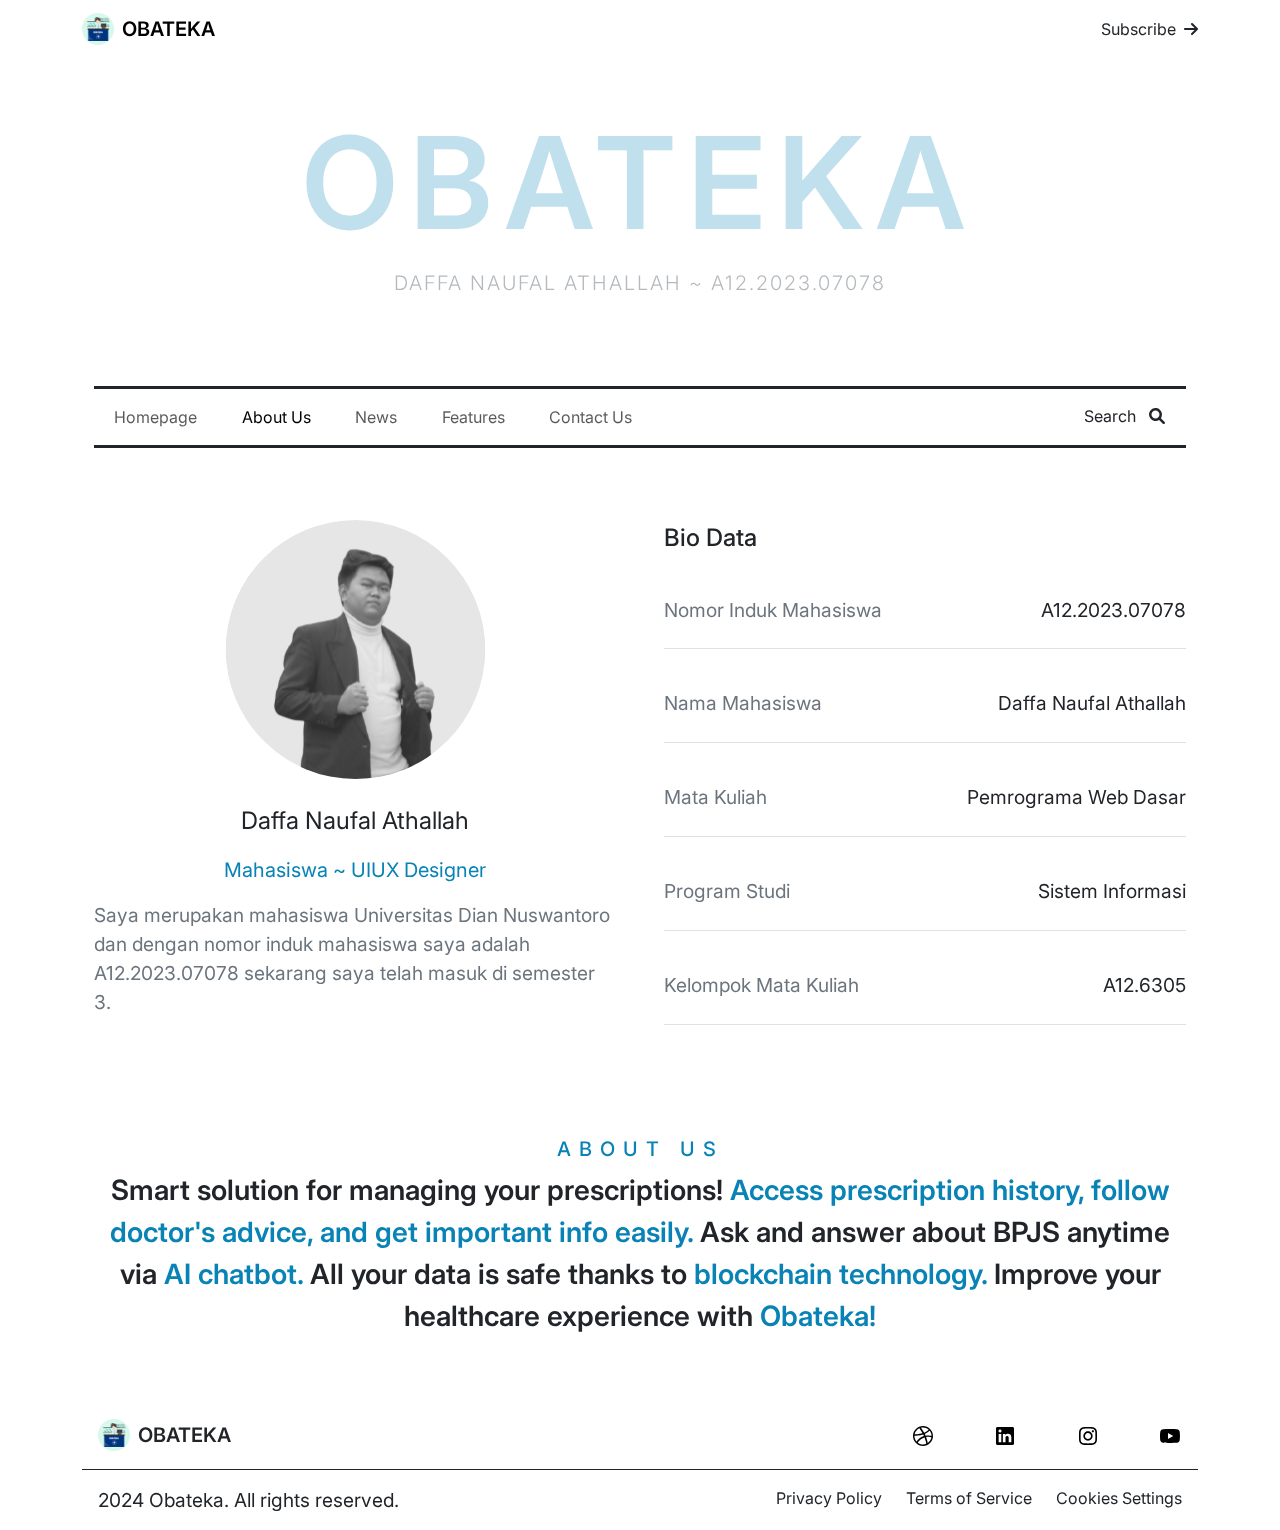
<file: aboutus07078.html>
<!DOCTYPE html>
<html lang="en">
<head>
    <meta charset="UTF-8">
    <meta name="viewport" content="width=device-width, initial-scale=1.0">
    <title>Obateka</title>
    <link rel="stylesheet" href="style.css">
    <link href="https://cdn.jsdelivr.net/npm/bootstrap@5.3.3/dist/css/bootstrap.min.css" rel="stylesheet" integrity="sha384-QWTKZyjpPEjISv5WaRU9OFeRpok6YctnYmDr5pNlyT2bRjXh0JMhjY6hW+ALEwIH" crossorigin="anonymous">
    <link rel="preconnect" href="https://fonts.googleapis.com">
<link rel="preconnect" href="https://fonts.gstatic.com" crossorigin>
<link href="https://fonts.googleapis.com/css2?family=Inter:ital,opsz,wght@0,14..32,100..900;1,14..32,100..900&display=swap" rel="stylesheet">
<link href="https://cdnjs.cloudflare.com/ajax/libs/font-awesome/6.0.0-beta3/css/all.min.css" rel="stylesheet">

</head>
<body>

    <div class="homepage">
        <!-- Header Section -->

    <nav class="navbar bg-transparent">
        <div class="container-md">
          <a class="navbar-brand fw-semibold d-flex align-items-center fs-5" href="homepage.html">
            <img src="img/Frame 1.png" class="pe-2" alt="Logo" width="40">
            OBATEKA
          </a>
          <a href="#" class="text-dark d-flex align-items-center" id="subscribe" style="text-decoration: none;">
            Subscribe
            <i class="fa-solid fa-arrow-right ps-2"></i>
          </a>
        </div>
      </nav>

    <!-- Header Section End -->

    <!-- Name Section -->

    <div class="nameSection d-flex flex-column justify-content-center align-items-center p-5">
      <h1 class="fw-semibold opacity-25 text-center" style="color: #0983B6; font-size: 10vw; letter-spacing: 1vw;">OBATEKA</h1>
      <p class="text-secondary fs-5 fw-light opacity-50 text-center" style="letter-spacing: 2px;">DAFFA NAUFAL ATHALLAH ~ A12.2023.07078</p>
    </div>    

    <!-- Name Section End -->

    <!-- Navigation Bar -->

    <div class="navbarSection container-md p-4">
        
      <nav class="navbar navbar-expand-lg d-flex flex-row bg-transparent border-3 border-top border-bottom border-dark">
          <div class="container-fluid">
              <button class="navbar-toggler" type="button" data-bs-toggle="collapse" data-bs-target="#navbarSupportedContent" aria-controls="navbarSupportedContent" aria-expanded="false" aria-label="Toggle navigation">
                  <span class="navbar-toggler-icon"></span>
                </button>
            <div class="collapse navbar-collapse" id="navbarSupportedContent">
              <ul class="navbar-nav me-auto mb-2 mb-lg-0 w-50 d-flex justify-content-between">
                <li class="nav-item">
                  <a class="nav-link" aria-current="page" href="index.html">Homepage</a>
                </li>
                <li class="nav-item">
                  <a class="nav-link active" href="aboutus07078.html">About Us</a>
                </li>
                <li class="nav-item dropdown">
                  <a class="nav-link" href="news07078.html" role="button"> <!-- Menghapus data-bs-toggle -->
                    News
                  </a>
                  <ul class="dropdown-menu rounded">
                    <li><a class="dropdown-item" href="trendingnews07078.html">Trending News</a></li>
                    <li><a class="dropdown-item" href="latestnews07078.html">Latest News</a></li>
                    <li><a class="dropdown-item" href="weeklyhighlight07078.html">Weekly Highlight</a></li>
                  </ul>
                </li>
                
                <li class="nav-item">
                  <a class="nav-link" href="feature07078.html">Features</a>
                </li>
                <li class="nav-item">
                  <a class="nav-link" href="contactus07078.html">Contact Us</a>
                </li>
              </ul>
              
            </div>
          </div>
          <form class="d-flex align-items-center ms-auto position-absolute top-0 end-0 pt-2" role="search">
            <div class="search-container d-flex align-items-center" id="searchContainer">
              <a href="#" id="searchLink" onclick="toggleSearchField()" class="text-dark me-2 d-flex align-items-center" style="text-decoration: none;">
                Search
                <button id="searchButton" class="btn" type="submit">
                  <i class="fa-solid fa-magnifying-glass"></i>
                </button>
              </a>
          
              <input type="text" id="searchInput" class="form-control me-2 search-input border-0 border-dark rounded-0 border-bottom" placeholder="Type to search..." style="display: none; width: 200px; transition: width 0.3s ease;box-shadow: none;">
            </div>
          </form>  
        </nav>
      </div>
  
      <!-- Navigation Bar End -->

    <!-- Content -->

    <div class="aboutUs d-flex flex-column mt-5 container">
      <div class="row row-cols-1 row-cols-md-2 g-4">
        <div class="col">
          <div class="profileDesc container-fluid d-flex flex-column justify-content-center align-items-center">
            <img src="img/Fotoku.svg" class="img-fluid w-50" alt="">
            <div class="profileText mt-4">
              <p class="text-center fs-4">Daffa Naufal Athallah</p>
              <p class="text-center fs-5" style="color: #0983B6;">Mahasiswa ~ UIUX Designer</p>
              <p class="text-secondary">
                Saya merupakan mahasiswa Universitas Dian Nuswantoro dan dengan nomor induk mahasiswa saya adalah A12.2023.07078 sekarang saya telah masuk di semester 3.
              </p>
            </div>
          </div>
        </div>
      
        <div class="col">
          <div class="profileBio container">
            <p class="fs-4 fw-medium">Bio Data</p>
            
            <p class="border-bottom text-secondary d-flex justify-content-between pt-4 pb-4">Nomor Induk Mahasiswa
              <span class="text-dark">A12.2023.07078</span>
            </p>
            
            <p class="border-bottom text-secondary d-flex justify-content-between pt-4 pb-4">Nama Mahasiswa
              <span class="text-dark">Daffa Naufal Athallah</span>
            </p>
            
            <p class="border-bottom text-secondary d-flex justify-content-between pt-4 pb-4">Mata Kuliah
              <span class="text-dark">Pemrograma Web Dasar</span>
            </p>

            <p class="border-bottom text-secondary d-flex justify-content-between pt-4 pb-4">Program Studi
              <span class="text-dark">Sistem Informasi</span>
            </p>

            <p class="border-bottom text-secondary d-flex justify-content-between pt-4 pb-4">Kelompok Mata Kuliah
              <span class="text-dark">A12.6305</span>
            </p>
          </div>
        </div>
      </div>

      <div class="aboutUs d-flex justify-content-center flex-column container mt-5 pt-5">
        <h5 class="fw-medium fs-5 text-center " style="color: #0983B6;letter-spacing: 8px;">ABOUT US</h5>
        <p class="fw-semibold fs-3 text-center">Smart solution for managing your prescriptions! <span style="color: #0983B6;"> Access prescription history, follow doctor's advice, and get important info easily.</span> Ask and answer about BPJS anytime via <span style="color: #0983B6;">AI chatbot.</span> All your data is safe thanks to <span style="color: #0983B6;">blockchain technology.</span> Improve your healthcare experience with <span style="color: #0983B6;">Obateka!</span></p>
    </div>
    </div>  

    <!-- Content End -->

    <!-- Footer Start -->    
     
    <footer class="container">
      <div class="footerTop d-flex flex-column flex-md-row justify-content-between align-items-start mt-5 p-3 border-dark border-bottom w-100">
        <div class=" w-100 d-flex align-items-center justify-content-between">
          <a class="text-dark fw-semibold d-flex align-items-center fs-5 mb-md-0" style="text-decoration: none;" href="#">
            <img src="img/Frame 1.png" class="pe-2" alt="Logo" width="40">
            OBATEKA
          </a>
          <div class="social fs-4 d-flex justify-content-between  w-50 g-5">
            <div class="socialWrapper ms-auto w-50 d-flex justify-content-between">
              <a href="https://dribbble.com/daffanaufal" target="_blank" class="text-dark" style="text-decoration: none;">
                <img src="img/dribbble.svg" alt="">
              </a>
              <a href="https://www.linkedin.com/in/nfldfaa070604/" target="_blank"  class="text-dark" style="text-decoration: none;">
                <img src="img/linkedin.svg" alt="">
              </a>
              <a href="https://www.instagram.com/nfldfaa_/" target="_blank" class="text-dark" style="text-decoration: none;">
                <img src="img/instagram.svg" alt="">
    
              </a>
              <a href="https://www.youtube.com/@nfldfaa01" target="_blank"  class="text-dark" style="text-decoration: none;">
                <img src="img/youtube.svg" alt="">
              </a>
            </div>
        </div>
        </div>
      </div>
      <div class="footerBottom p-3 d-flex flex-column flex-md-row justify-content-between align-items-start w-100">
        <p class="mb-3 mb-md-0">2024 Obateka. All rights reserved.</p>
        <div class="policyEtc d-flex flex-column flex-md-row gap-4">
          <a class="text-dark privacy-settings" href="#" style="text-decoration: none;">Privacy Policy</a>
          <a class="text-dark privacy-settings" href="#" style="text-decoration: none;">Terms of Service</a>
          <a class="text-dark privacy-settings" href="#" style="text-decoration: none;">Cookies Settings</a>
        </div>
      </div>
    </footer>
    <!-- Footer Start End-->
    </div>

    
   <!-- Login Overlay -->
   <div class="login-overlay d-flex justify-content-center align-items-center" id="loginOverlay">
    <div class="loginPop container border w-50 rounded-0 p-5" id="popUp">
        <div class="d-flex flex-row justify-content-between">
            <div>
                <h1>Login To Your Account</h1>
                <p>Welcome back! Please enter your details.</p>
            </div>
            <div class="close-btn d-flex align-items-center p-5">
                <i class="fa-solid fa-x" id="closePop"></i>
            </div>
        </div>
        <div class="formLogin">
            <form action="">
                <p class="fw-medium fs-4">Select Identity Type</p>
                <div class="checkBox row container row-cols-2 w-100 row-cols-md-2 mb-5">
                    <!-- Ensure both radio buttons have the same name to make them part of the same group -->
                    <div class="checkBox1 d-flex align-items-center">
                        <input type="radio" name="identityType" id="radioID" checked>
                        <label for="radioID" class="ps-2">Population Identification Number</label>
                    </div>
                    <div class="checkBox2 d-flex flex-end align-items-center">
                        <input type="radio" name="identityType" id="radioJKN">
                        <label for="radioJKN" class="ps-2 text-secondary">JKN Card Number</label>
                    </div>
                </div>
                <div class="w-100 row row-cols-1 gap-4">
                    <div class="inputId">
                        <label for="idNumber" class="fs-4 w-100">Population Identification Number</label>
                        <input type="text" name="idNumber" class="form-control p-3 w-100" placeholder="Your Population Identification Number">
                    </div>
                    <div class="email">
                        <label for="email" class="fs-4 w-100">Email</label>
                        <input type="email" name="email" class="form-control p-3 w-100" placeholder="Your JKN Mobile Email">
                    </div>
                    <div class="password">
                        <label for="password" class="fs-4 w-100">Password</label>
                        <input type="password" name="password" class="form-control p-3 w-100" placeholder="Your JKN Mobile Password">
                    </div>
                    <div class="message">
                        <label for="message" class="fs-4 w-100">Message</label>
                        <input type="text" name="message" class="form-control p-3 w-100" placeholder="Write Your Message">
                    </div>
                    <div class="col">
                        <a href="#" class="btn text-light rounded-pill pt-3 w-100 pb-3 fw-medium" style="background-color: #0983B6;">Sign In</a>
                    </div>
                </div>
            </form>
        </div>
    </div>
</div>

    <script src="js/script.js"></script>

    <script src="https://cdn.jsdelivr.net/npm/@popperjs/core@2.11.8/dist/umd/popper.min.js" integrity="sha384-I7E8VVD/ismYTF4hNIPjVp/Zjvgyol6VFvRkX/vR+Vc4jQkC+hVqc2pM8ODewa9r" crossorigin="anonymous"></script>
<script src="https://cdn.jsdelivr.net/npm/bootstrap@5.3.3/dist/js/bootstrap.min.js" integrity="sha384-0pUGZvbkm6XF6gxjEnlmuGrJXVbNuzT9qBBavbLwCsOGabYfZo0T0to5eqruptLy" crossorigin="anonymous"></script>
</body>
</html>
</file>
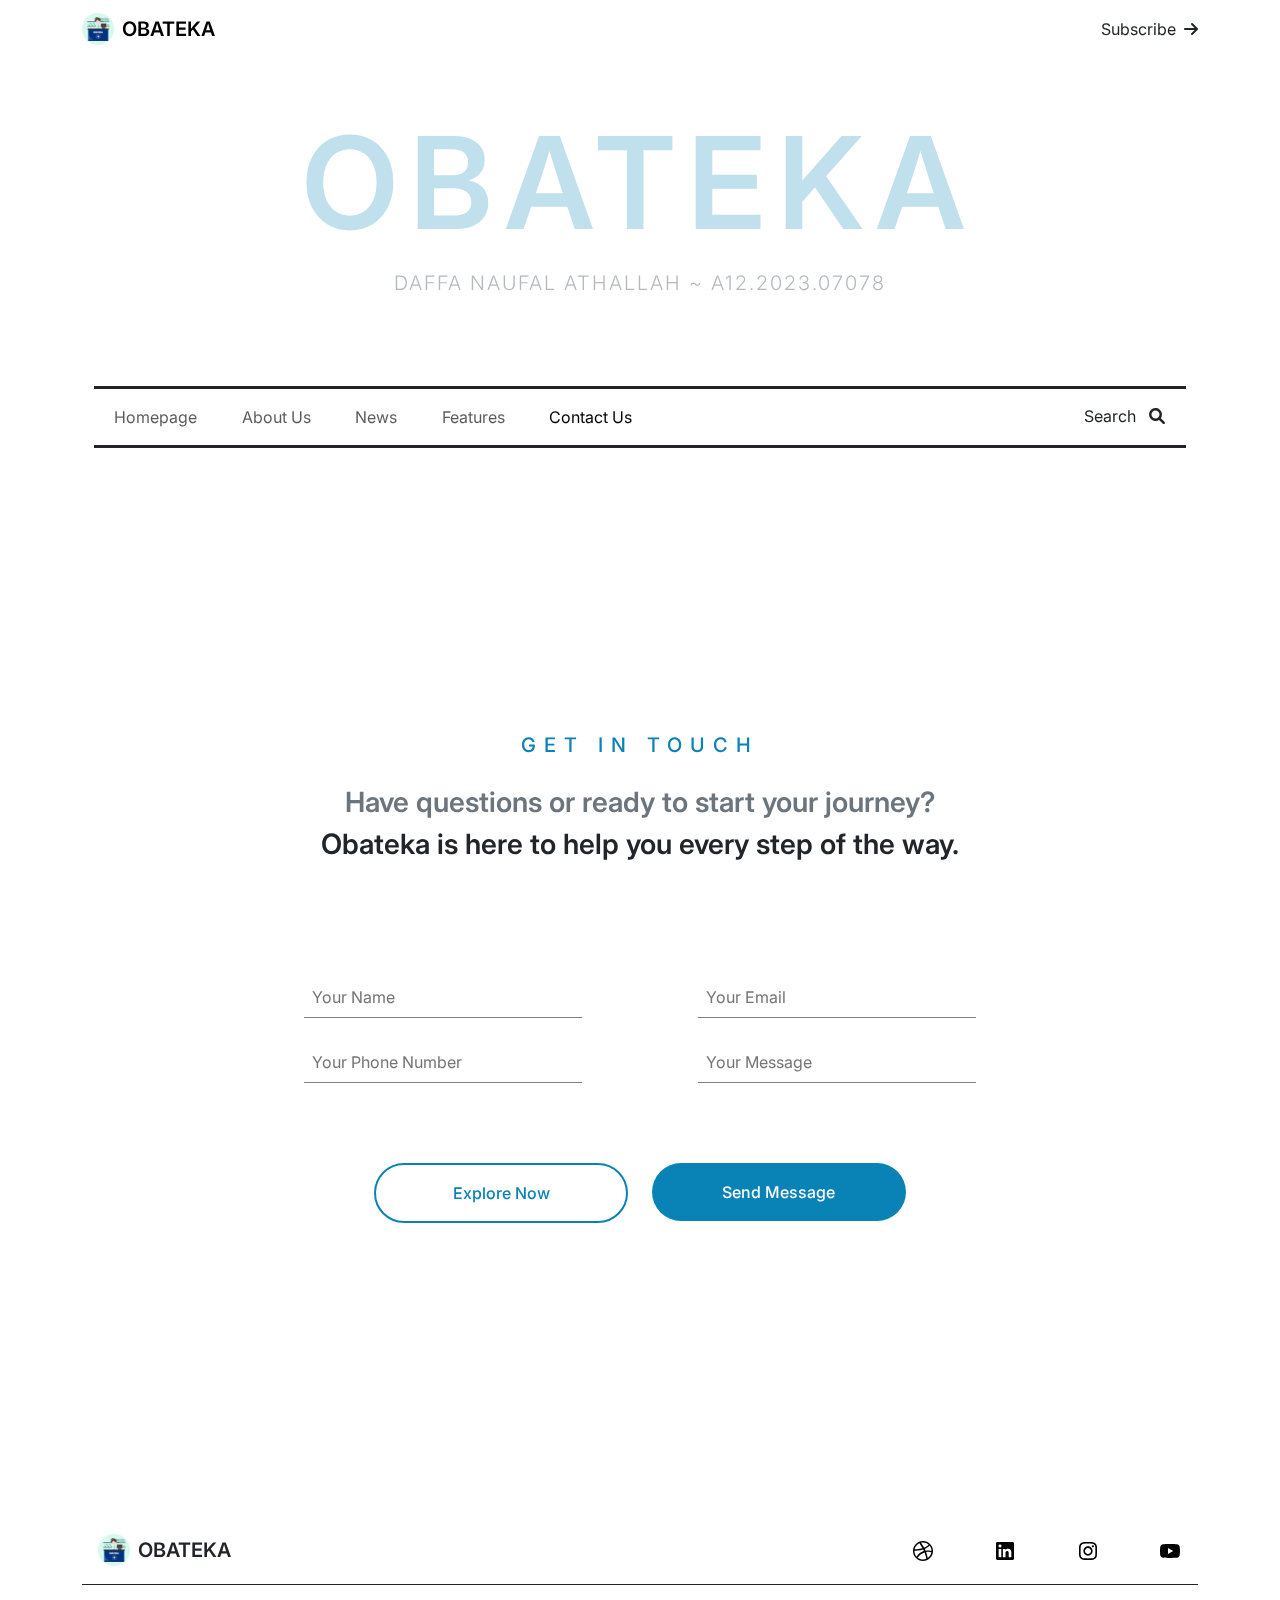
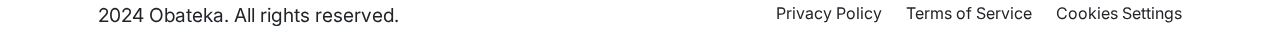
<file: contactus07078.html>
<!DOCTYPE html>
<html lang="en">
<head>
    <meta charset="UTF-8">
    <meta name="viewport" content="width=device-width, initial-scale=1.0">
    <title>Obateka</title>
    <link rel="stylesheet" href="style.css">
    <link href="https://cdn.jsdelivr.net/npm/bootstrap@5.3.3/dist/css/bootstrap.min.css" rel="stylesheet" integrity="sha384-QWTKZyjpPEjISv5WaRU9OFeRpok6YctnYmDr5pNlyT2bRjXh0JMhjY6hW+ALEwIH" crossorigin="anonymous">
    <link rel="preconnect" href="https://fonts.googleapis.com">
<link rel="preconnect" href="https://fonts.gstatic.com" crossorigin>
<link href="https://fonts.googleapis.com/css2?family=Inter:ital,opsz,wght@0,14..32,100..900;1,14..32,100..900&display=swap" rel="stylesheet">
<link href="https://cdnjs.cloudflare.com/ajax/libs/font-awesome/6.0.0-beta3/css/all.min.css" rel="stylesheet">

</head>
<body>

    <div class="homepage">
        <!-- Header Section -->

    <nav class="navbar bg-transparent">
        <div class="container-md">
          <a class="navbar-brand fw-semibold d-flex align-items-center fs-5" href="homepage.html">
            <img src="img/Frame 1.png" class="pe-2" alt="Logo" width="40">
            OBATEKA
          </a>
          <a href="#" class="text-dark d-flex align-items-center" id="subscribe" style="text-decoration: none;">
            Subscribe
            <i class="fa-solid fa-arrow-right ps-2"></i>
          </a>
        </div>
      </nav>

    <!-- Header Section End -->

    <!-- Name Section -->

    <div class="nameSection d-flex flex-column justify-content-center align-items-center p-5">
      <h1 class="fw-semibold opacity-25 text-center" style="color: #0983B6; font-size: 10vw; letter-spacing: 1vw;">OBATEKA</h1>
      <p class="text-secondary fs-5 fw-light opacity-50 text-center" style="letter-spacing: 2px;">DAFFA NAUFAL ATHALLAH ~ A12.2023.07078</p>
    </div>    

    <!-- Name Section End -->

   <!-- Navigation Bar -->

   <div class="navbarSection container-md p-4">
        
    <nav class="navbar navbar-expand-lg d-flex flex-row bg-transparent border-3 border-top border-bottom border-dark">
        <div class="container-fluid">
            <button class="navbar-toggler" type="button" data-bs-toggle="collapse" data-bs-target="#navbarSupportedContent" aria-controls="navbarSupportedContent" aria-expanded="false" aria-label="Toggle navigation">
                <span class="navbar-toggler-icon"></span>
              </button>
          <div class="collapse navbar-collapse" id="navbarSupportedContent">
            <ul class="navbar-nav me-auto mb-2 mb-lg-0 w-50 d-flex justify-content-between">
              <li class="nav-item">
                <a class="nav-link" aria-current="page" href="index.html">Homepage</a>
              </li>
              <li class="nav-item">
                <a class="nav-link" href="aboutus07078.html">About Us</a>
              </li>
              <li class="nav-item dropdown">
                <a class="nav-link" href="news07078.html" role="button"> <!-- Menghapus data-bs-toggle -->
                  News
                </a>
                <ul class="dropdown-menu rounded">
                  <li><a class="dropdown-item" href="trendingnews07078.html">Trending News</a></li>
                  <li><a class="dropdown-item" href="latestnews07078.html">Latest News</a></li>
                  <li><a class="dropdown-item" href="weeklyhighlight07078.html">Weekly Highlight</a></li>
                </ul>
              </li>
              
              <li class="nav-item">
                <a class="nav-link" href="feature07078.html">Features</a>
              </li>
              <li class="nav-item">
                <a class="nav-link active" href="contactus07078.html">Contact Us</a>
              </li>
            </ul>
            
          </div>
        </div>
        <form class="d-flex align-items-center ms-auto position-absolute top-0 end-0 pt-2" role="search">
          <div class="search-container d-flex align-items-center" id="searchContainer">
            <a href="#" id="searchLink" onclick="toggleSearchField()" class="text-dark me-2 d-flex align-items-center" style="text-decoration: none;">
              Search
              <button id="searchButton" class="btn" type="submit">
                <i class="fa-solid fa-magnifying-glass"></i>
              </button>
            </a>
        
            <input type="text" id="searchInput" class="form-control me-2 search-input border-0 border-dark rounded-0 border-bottom" placeholder="Type to search..." style="display: none; width: 200px; transition: width 0.3s ease;box-shadow: none;">
          </div>
        </form>  
      </nav>
    </div>

    <!-- Navigation Bar End -->

    <!-- Content -->
    <div class="contactUs pt-5 mt-5 container">
      <div class="contactUsContent d-flex justify-content-center align-items-center flex-column" style="height: 100vh;">
        <h5 class="fw-medium fs-5 p-3" style="color: #0983B6; letter-spacing: 8px;">GET IN TOUCH</h5>
        <p class="fw-semibold fs-3 text-center text-secondary">
          Have questions or ready to start your journey?<br>
          <span class="text-dark">Obateka is here to help you every step of the way.</span>
        </p>
    
        <div class="formInput w-100 d-flex justify-content-center align-items-center mt-5 p-5">
          <form action="" class="w-75">
            <div class="row row-cols-1 row-cols-md-2 g-4 d-flex justify-content-center align-items-center">
              <div class=" d-flex justify-content-center">
                <input type="text" class="form-input p-2 w-75" width="50%" placeholder="Your Name">
              </div>
              <div class=" col d-flex justify-content-center">
                <input type="text" class="form-input p-2 w-75" placeholder="Your Email">
              </div>
              <div class=" col d-flex justify-content-center">
                <input type="text" class="form-input p-2 w-75" placeholder="Your Phone Number">
              </div>
              <div class="col d-flex justify-content-center">
                <input type="text" class="form-input  p-2 w-75" placeholder="Your Message">
              </div>
            </div>
              <div class="button container d-flex justify-content-center mt-5 mb-5">
          <div class="buttonWrapper mt-2 row row-cols-1 row-cols-md-2 w-75  g-4">
            <div class="col">
              <a href="index.html" class="btn bg-transparent rounded-pill w-100 pt-3 pb-3 fw-medium" style="border: 2px solid #0983B6; color: #0983B6;">
                Explore Now
              </a>
            </div>

            <div class="col">
              <a href="" class="btn text-light rounded-pill pt-3 w-100 pb-3 fw-medium" style="background:  #0983B6; ">
                Send Message
              </a>
            </div>
          </div>
        </div>
          </form>
        </div>

      

        <!-- <div class="buttonContact w-100 d-flex justify-content-center">
          <div class="row d-flex justify-content-center border w-50 g-2">
            <div class="col-md-6 d-flex justify-content-center border">
              <button class="btn bg-transparent rounded-pill w-50 pt-3 pb-3 fw-medium" style="border: 2px solid #0983B6; color: #0983B6;">
                Explore Now
              </button>
            </div>
            <div class="col-md-6 d-flex justify-content-center border">
              <button class="btn bg-transparent rounded-pill w-50 pt-3 pb-3 fw-medium" style="border: 2px solid #0983B6; color: #0983B6;">
                Send Message
              </button>
            </div>
          </div>
        </div> -->
        
        
      </div>
    </div>
    
    <!-- Content End -->

    <!-- Footer Start -->
  
    <footer class="container">
      <div class="footerTop d-flex flex-column flex-md-row justify-content-between align-items-start mt-5 p-3 border-dark border-bottom w-100">
        <div class=" w-100 d-flex align-items-center justify-content-between">
          <a class="text-dark fw-semibold d-flex align-items-center fs-5 mb-md-0" style="text-decoration: none;" href="#">
            <img src="img/Frame 1.png" class="pe-2" alt="Logo" width="40">
            OBATEKA
          </a>
          <div class="social fs-4 d-flex justify-content-between  w-50 g-5">
            <div class="socialWrapper ms-auto w-50 d-flex justify-content-between">
              <a href="https://dribbble.com/daffanaufal" target="_blank" class="text-dark" style="text-decoration: none;">
                <img src="img/dribbble.svg" alt="">
              </a>
              <a href="https://www.linkedin.com/in/nfldfaa070604/" target="_blank"  class="text-dark" style="text-decoration: none;">
                <img src="img/linkedin.svg" alt="">
              </a>
              <a href="https://www.instagram.com/nfldfaa_/" target="_blank" class="text-dark" style="text-decoration: none;">
                <img src="img/instagram.svg" alt="">
              </a>
              <a href="https://www.youtube.com/@nfldfaa01" target="_blank"  class="text-dark" style="text-decoration: none;">
                <img src="img/youtube.svg" alt="">
              </a>
            </div>
        </div>
        </div>
      </div>
      <div class="footerBottom p-3 d-flex flex-column flex-md-row justify-content-between align-items-start w-100">
        <p class="mb-3 mb-md-0">2024 Obateka. All rights reserved.</p>
        <div class="policyEtc d-flex flex-column flex-md-row gap-4">
          <a class="text-dark privacy-settings" href="#" style="text-decoration: none;">Privacy Policy</a>
          <a class="text-dark privacy-settings" href="#" style="text-decoration: none;">Terms of Service</a>
          <a class="text-dark privacy-settings" href="#" style="text-decoration: none;">Cookies Settings</a>
        </div>
      </div>
    </footer>
<!-- Footer Start End-->    


    </div>

    
   <!-- Login Overlay -->
   <div class="login-overlay d-flex justify-content-center align-items-center" id="loginOverlay">
    <div class="loginPop container border w-50 rounded-0 p-5" id="popUp">
        <div class="d-flex flex-row justify-content-between">
            <div>
                <h1>Login To Your Account</h1>
                <p>Welcome back! Please enter your details.</p>
            </div>
            <div class="close-btn d-flex align-items-center p-5">
                <i class="fa-solid fa-x" id="closePop"></i>
            </div>
        </div>
        <div class="formLogin">
            <form action="">
                <p class="fw-medium fs-4">Select Identity Type</p>
                <div class="checkBox row container row-cols-2 w-100 row-cols-md-2 mb-5">
                    <!-- Ensure both radio buttons have the same name to make them part of the same group -->
                    <div class="checkBox1 d-flex align-items-center">
                        <input type="radio" name="identityType" id="radioID" checked>
                        <label for="radioID" class="ps-2">Population Identification Number</label>
                    </div>
                    <div class="checkBox2 d-flex flex-end align-items-center">
                        <input type="radio" name="identityType" id="radioJKN">
                        <label for="radioJKN" class="ps-2 text-secondary">JKN Card Number</label>
                    </div>
                </div>
                <div class="w-100 row row-cols-1 gap-4">
                    <div class="inputId">
                        <label for="idNumber" class="fs-4 w-100">Population Identification Number</label>
                        <input type="text" name="idNumber" class="form-control p-3 w-100" placeholder="Your Population Identification Number">
                    </div>
                    <div class="email">
                        <label for="email" class="fs-4 w-100">Email</label>
                        <input type="email" name="email" class="form-control p-3 w-100" placeholder="Your JKN Mobile Email">
                    </div>
                    <div class="password">
                        <label for="password" class="fs-4 w-100">Password</label>
                        <input type="password" name="password" class="form-control p-3 w-100" placeholder="Your JKN Mobile Password">
                    </div>
                    <div class="message">
                        <label for="message" class="fs-4 w-100">Message</label>
                        <input type="textarea" name="message" class="form-control p-3 w-100" placeholder="Write Your Message">
                    </div>
                    <div class="col">
                        <a href="#" class="btn text-light rounded-pill pt-3 w-100 pb-3 fw-medium" style="background-color: #0983B6;">Sign In</a>
                    </div>
                </div>
            </form>
        </div>
    </div>
</div>


    <script src="js/script.js"></script>
    <script src="https://cdn.jsdelivr.net/npm/@popperjs/core@2.11.8/dist/umd/popper.min.js" integrity="sha384-I7E8VVD/ismYTF4hNIPjVp/Zjvgyol6VFvRkX/vR+Vc4jQkC+hVqc2pM8ODewa9r" crossorigin="anonymous"></script>
<script src="https://cdn.jsdelivr.net/npm/bootstrap@5.3.3/dist/js/bootstrap.min.js" integrity="sha384-0pUGZvbkm6XF6gxjEnlmuGrJXVbNuzT9qBBavbLwCsOGabYfZo0T0to5eqruptLy" crossorigin="anonymous"></script>
</body>
</html>
</file>
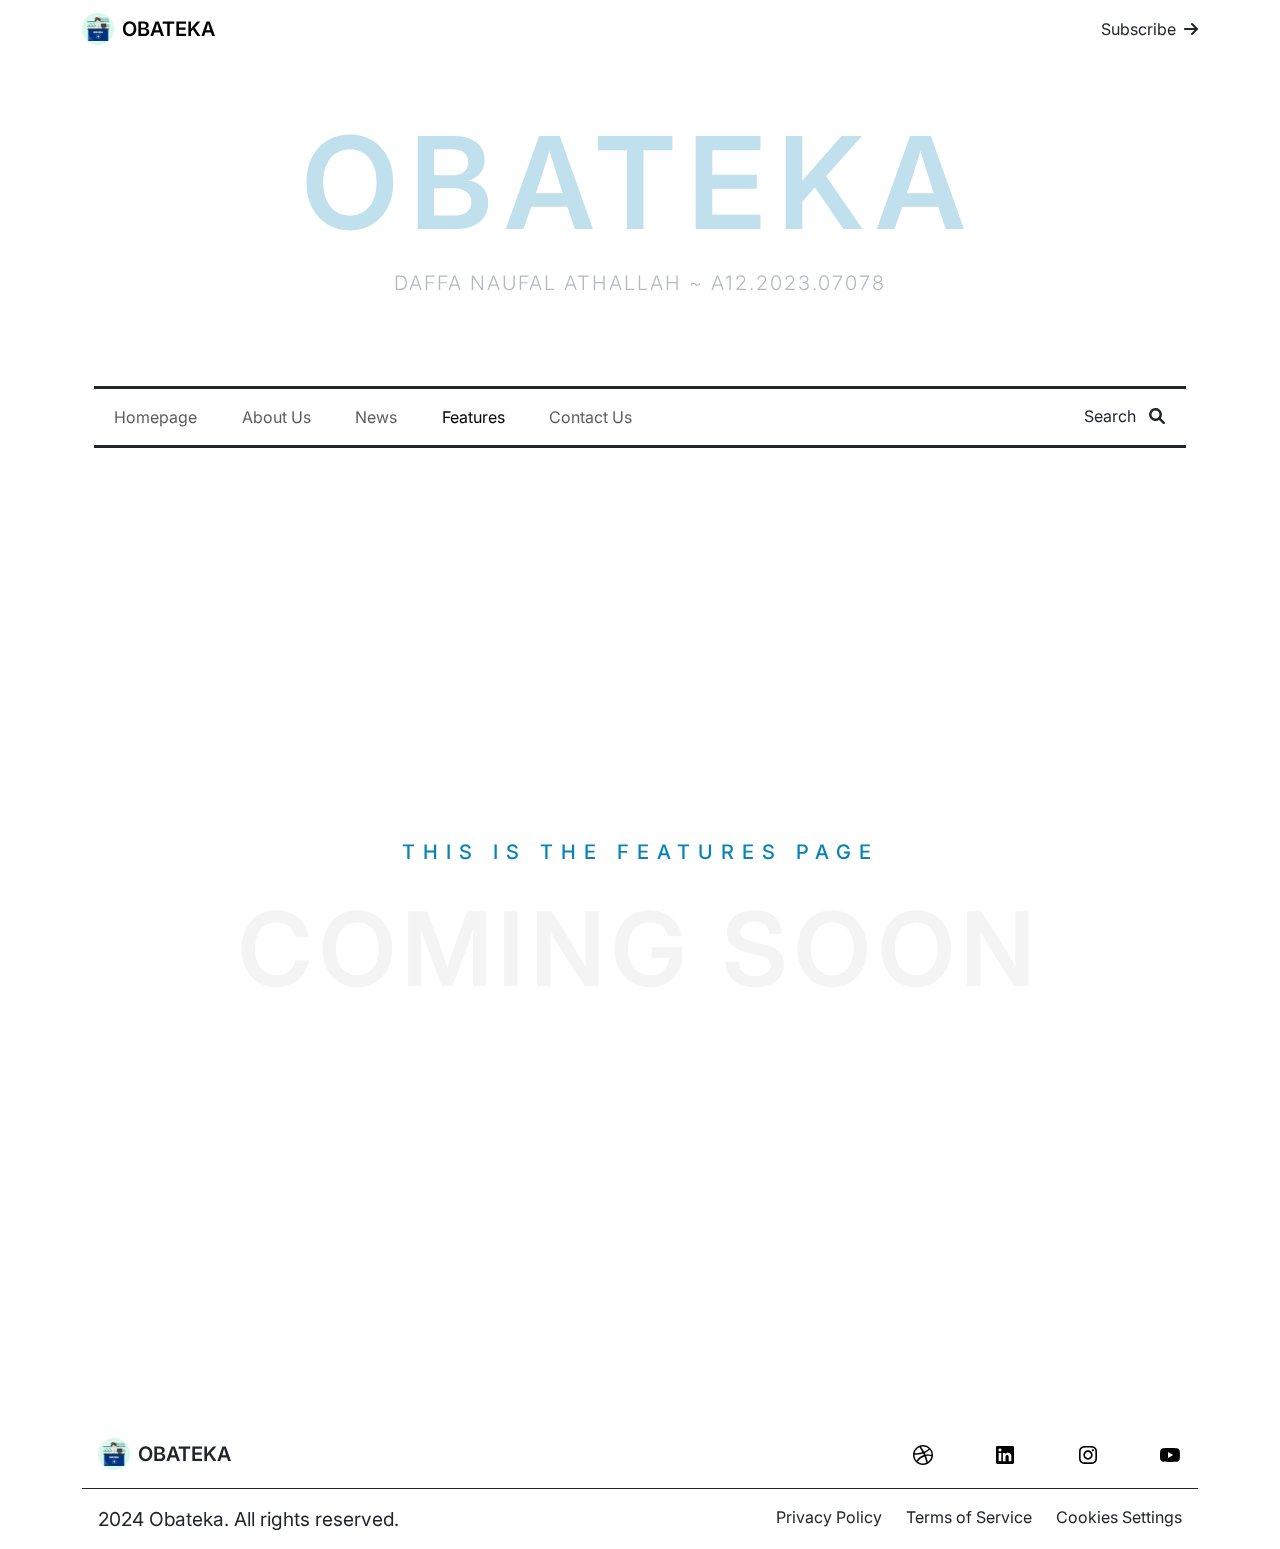
<file: feature07078.html>
<!DOCTYPE html>
<html lang="en">
<head>
    <meta charset="UTF-8">
    <meta name="viewport" content="width=device-width, initial-scale=1.0">
    <title>Obateka</title>
    <link rel="stylesheet" href="style.css">
    <link href="https://cdn.jsdelivr.net/npm/bootstrap@5.3.3/dist/css/bootstrap.min.css" rel="stylesheet" integrity="sha384-QWTKZyjpPEjISv5WaRU9OFeRpok6YctnYmDr5pNlyT2bRjXh0JMhjY6hW+ALEwIH" crossorigin="anonymous">
    <link rel="preconnect" href="https://fonts.googleapis.com">
<link rel="preconnect" href="https://fonts.gstatic.com" crossorigin>
<link href="https://fonts.googleapis.com/css2?family=Inter:ital,opsz,wght@0,14..32,100..900;1,14..32,100..900&display=swap" rel="stylesheet">
<link href="https://cdnjs.cloudflare.com/ajax/libs/font-awesome/6.0.0-beta3/css/all.min.css" rel="stylesheet">
</head>
<body>

    <div class="homepage">
        <!-- Header Section -->

    <nav class="navbar bg-transparent">
        <div class="container-md">
          <a class="navbar-brand fw-semibold d-flex align-items-center fs-5" href="homepage.html">
            <img src="img/Frame 1.png" class="pe-2" alt="Logo" width="40">
            OBATEKA
          </a>
          <a href="#" class="text-dark d-flex align-items-center" id="subscribe" style="text-decoration: none;">
            Subscribe
            <i class="fa-solid fa-arrow-right ps-2"></i>
          </a>
        </div>
      </nav>

    <!-- Header Section End -->

    <!-- Name Section -->

    <div class="nameSection d-flex flex-column justify-content-center align-items-center p-5">
      <h1 class="fw-semibold opacity-25 text-center" style="color: #0983B6; font-size: 10vw; letter-spacing: 1vw;">OBATEKA</h1>
      <p class="text-secondary fs-5 fw-light opacity-50 text-center" style="letter-spacing: 2px;">DAFFA NAUFAL ATHALLAH ~ A12.2023.07078</p>
    </div>    

    <!-- Name Section End -->

 
   
    <!-- Navigation Bar -->

    <div class="navbarSection container-md p-4">
        
      <nav class="navbar navbar-expand-lg d-flex flex-row bg-transparent border-3 border-top border-bottom border-dark">
          <div class="container-fluid">
              <button class="navbar-toggler" type="button" data-bs-toggle="collapse" data-bs-target="#navbarSupportedContent" aria-controls="navbarSupportedContent" aria-expanded="false" aria-label="Toggle navigation">
                  <span class="navbar-toggler-icon"></span>
                </button>
            <div class="collapse navbar-collapse" id="navbarSupportedContent">
              <ul class="navbar-nav me-auto mb-2 mb-lg-0 w-50 d-flex justify-content-between">
                <li class="nav-item">
                  <a class="nav-link " aria-current="page" href="index.html">Homepage</a>
                </li>
                <li class="nav-item">
                  <a class="nav-link" href="aboutus07078.html">About Us</a>
                </li>
                <li class="nav-item dropdown">
                  <a class="nav-link" href="news07078.html" role="button"> <!-- Menghapus data-bs-toggle -->
                    News
                  </a>
                  <ul class="dropdown-menu rounded">
                    <li><a class="dropdown-item" href="trendingnews07078.html">Trending News</a></li>
                    <li><a class="dropdown-item" href="latestnews07078.html">Latest News</a></li>
                    <li><a class="dropdown-item" href="weeklyhighlight07078.html">Weekly Highlight</a></li>
                  </ul>
                </li>
                
                <li class="nav-item">
                  <a class="nav-link active" href="feature07078.html">Features</a>
                </li>
                <li class="nav-item">
                  <a class="nav-link" href="contactus07078.html">Contact Us</a>
                </li>
              </ul>
              
            </div>
          </div>
          <form class="d-flex align-items-center ms-auto position-absolute top-0 end-0 pt-2" role="search">
            <div class="search-container d-flex align-items-center" id="searchContainer">
              <a href="#" id="searchLink" onclick="toggleSearchField()" class="text-dark me-2 d-flex align-items-center" style="text-decoration: none;">
                Search
                <button id="searchButton" class="btn" type="submit">
                  <i class="fa-solid fa-magnifying-glass"></i>
                </button>
              </a>
          
              <input type="text" id="searchInput" class="form-control me-2 search-input border-0 border-dark rounded-0 border-bottom" placeholder="Type to search..." style="display: none; width: 200px; transition: width 0.3s ease;box-shadow: none;">
            </div>
          </form>  
        </nav>
      </div>
  
      <!-- Navigation Bar End -->

    <!-- Content -->

    <div class="feature container">
        <div class="nameSection d-flex flex-column justify-content-center align-items-center p-5 g-4" style="min-height: 100vh;">
        <h5 class="fw-medium fs-5 p-3 text-center" style="color: #0983B6; letter-spacing: 8px;">THIS IS THE FEATURES PAGE</h5>
            <h1 class="fw-semibold text-center" style="color: #f4f4f4; font-size: 8vw; letter-spacing: 0.5vw;">COMING SOON</h1>
          </div>   
    </div>

    <!-- Content End -->

    <!-- Footer Start -->
  
    <footer class="container">
        <div class="footerTop d-flex flex-column flex-md-row justify-content-between align-items-start mt-5 p-3 border-dark border-bottom w-100">
          <div class=" w-100 d-flex align-items-center justify-content-between">
            <a class="text-dark fw-semibold d-flex align-items-center fs-5 mb-md-0" style="text-decoration: none;" href="#">
              <img src="img/Frame 1.png" class="pe-2" alt="Logo" width="40">
              OBATEKA
            </a>
            <div class="social fs-4 d-flex justify-content-between  w-50 g-5">
              <div class="socialWrapper ms-auto w-50 d-flex justify-content-between">
                <a href="https://dribbble.com/daffanaufal" target="_blank" class="text-dark" style="text-decoration: none;">
                  <img src="img/dribbble.svg" alt="">
                </a>
                <a href="https://www.linkedin.com/in/nfldfaa070604/" target="_blank"  class="text-dark" style="text-decoration: none;">
                  <img src="img/linkedin.svg" alt="">
                </a>
                <a href="https://www.instagram.com/nfldfaa_/" target="_blank" class="text-dark" style="text-decoration: none;">
                  <img src="img/instagram.svg" alt="">
      
                </a>
                <a href="https://www.youtube.com/@nfldfaa01" target="_blank"  class="text-dark" style="text-decoration: none;">
                  <img src="img/youtube.svg" alt="">
                </a>
              </div>
          </div>
          </div>
        </div>
        <div class="footerBottom p-3 d-flex flex-column flex-md-row justify-content-between align-items-start w-100">
          <p class="mb-3 mb-md-0">2024 Obateka. All rights reserved.</p>
          <div class="policyEtc d-flex flex-column flex-md-row gap-4">
            <a class="text-dark privacy-settings" href="#" style="text-decoration: none;">Privacy Policy</a>
            <a class="text-dark privacy-settings" href="#" style="text-decoration: none;">Terms of Service</a>
            <a class="text-dark privacy-settings" href="#" style="text-decoration: none;">Cookies Settings</a>
          </div>
        </div>
      </footer>
<!-- Footer Start End-->    

    </div>
     <!-- Login Overlay -->
   <div class="login-overlay d-flex justify-content-center align-items-center" id="loginOverlay">
    <div class="loginPop container border w-50 rounded-0 p-5" id="popUp">
        <div class="d-flex flex-row justify-content-between">
            <div>
                <h1>Login To Your Account</h1>
                <p>Welcome back! Please enter your details.</p>
            </div>
            <div class="close-btn d-flex align-items-center p-5">
                <i class="fa-solid fa-x" id="closePop"></i>
            </div>
        </div>
        <div class="formLogin">
            <form action="">
                <p class="fw-medium fs-4">Select Identity Type</p>
                <div class="checkBox row container row-cols-2 w-100 row-cols-md-2 mb-5">
                    <!-- Ensure both radio buttons have the same name to make them part of the same group -->
                    <div class="checkBox1 d-flex align-items-center">
                        <input type="radio" name="identityType" id="radioID" checked>
                        <label for="radioID" class="ps-2">Population Identification Number</label>
                    </div>
                    <div class="checkBox2 d-flex flex-end align-items-center">
                        <input type="radio" name="identityType" id="radioJKN">
                        <label for="radioJKN" class="ps-2 text-secondary">JKN Card Number</label>
                    </div>
                </div>
                <div class="w-100 row row-cols-1 gap-4">
                    <div class="inputId">
                        <label for="idNumber" class="fs-4 w-100">Population Identification Number</label>
                        <input type="text" name="idNumber" class="form-control p-3 w-100" placeholder="Your Population Identification Number">
                    </div>
                    <div class="email">
                        <label for="email" class="fs-4 w-100">Email</label>
                        <input type="email" name="email" class="form-control p-3 w-100" placeholder="Your JKN Mobile Email">
                    </div>
                    <div class="password">
                        <label for="password" class="fs-4 w-100">Password</label>
                        <input type="password" name="password" class="form-control p-3 w-100" placeholder="Your JKN Mobile Password">
                    </div>
                    <div class="message">
                        <label for="message" class="fs-4 w-100">Message</label>
                        <input type="textarea" name="message" class="form-control p-3 w-100" placeholder="Write Your Message">
                    </div>
                    <div class="col">
                        <a href="#" class="btn text-light rounded-pill pt-3 w-100 pb-3 fw-medium" style="background-color: #0983B6;">Sign In</a>
                    </div>
                </div>
            </form>
        </div>
    </div>
</div>

    <script src="js/script.js"></script>

    <script src="https://cdn.jsdelivr.net/npm/@popperjs/core@2.11.8/dist/umd/popper.min.js" integrity="sha384-I7E8VVD/ismYTF4hNIPjVp/Zjvgyol6VFvRkX/vR+Vc4jQkC+hVqc2pM8ODewa9r" crossorigin="anonymous"></script>
<script src="https://cdn.jsdelivr.net/npm/bootstrap@5.3.3/dist/js/bootstrap.min.js" integrity="sha384-0pUGZvbkm6XF6gxjEnlmuGrJXVbNuzT9qBBavbLwCsOGabYfZo0T0to5eqruptLy" crossorigin="anonymous"></script>
</body>
</html>
</file>
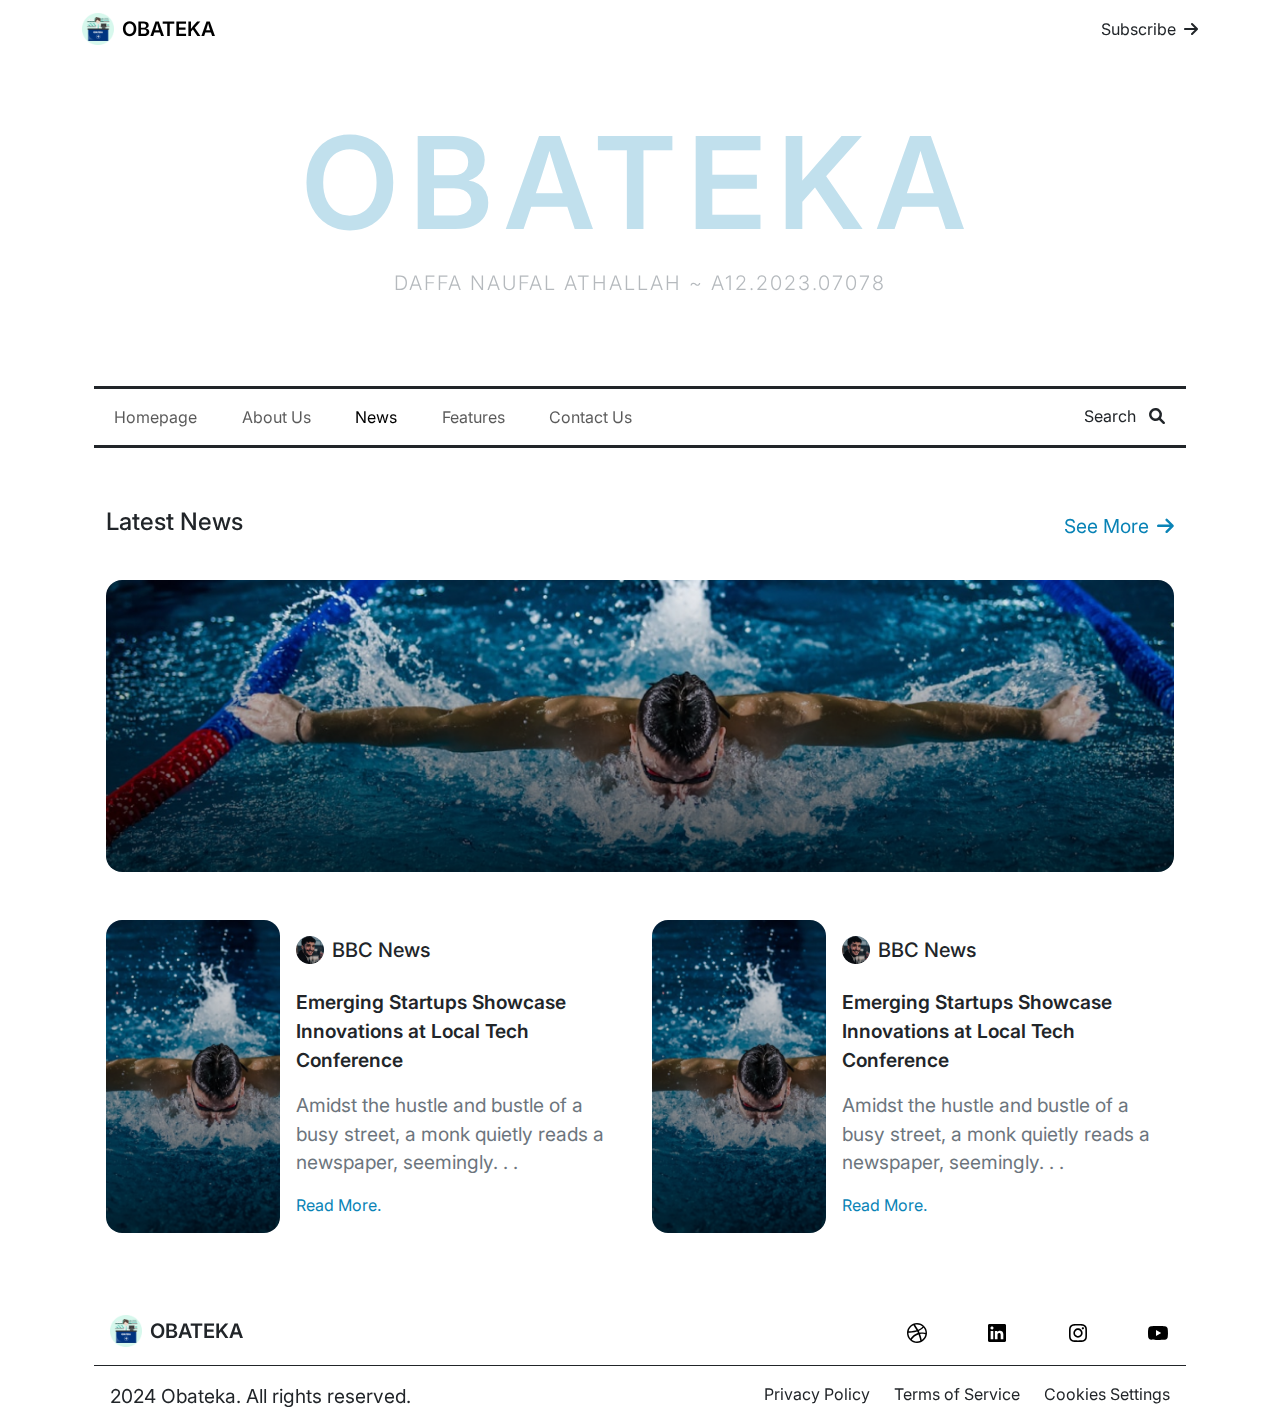
<file: latestnews07078.html>
<!DOCTYPE html>
<html lang="en">
<head>
    <meta charset="UTF-8">
    <meta name="viewport" content="width=device-width, initial-scale=1.0">
    <title>Obateka</title>
    <link rel="stylesheet" href="style.css">
    <link href="https://cdn.jsdelivr.net/npm/bootstrap@5.3.3/dist/css/bootstrap.min.css" rel="stylesheet" integrity="sha384-QWTKZyjpPEjISv5WaRU9OFeRpok6YctnYmDr5pNlyT2bRjXh0JMhjY6hW+ALEwIH" crossorigin="anonymous">
    <link rel="preconnect" href="https://fonts.googleapis.com">
<link rel="preconnect" href="https://fonts.gstatic.com" crossorigin>
<link href="https://fonts.googleapis.com/css2?family=Inter:ital,opsz,wght@0,14..32,100..900;1,14..32,100..900&display=swap" rel="stylesheet">
<link href="https://cdnjs.cloudflare.com/ajax/libs/font-awesome/6.0.0-beta3/css/all.min.css" rel="stylesheet">

</head>
<body>

    <div class="homepage">
        <!-- Header Section -->

    <nav class="navbar bg-transparent">
        <div class="container-md">
          <a class="navbar-brand fw-semibold d-flex align-items-center fs-5" href="homepage.html">
            <img src="img/Frame 1.png" class="pe-2" alt="Logo" width="40">
            OBATEKA
          </a>
          <a href="#" class="text-dark d-flex align-items-center" id="subscribe" style="text-decoration: none;">
            Subscribe
            <i class="fa-solid fa-arrow-right ps-2"></i>
          </a>
        </div>
      </nav>

    <!-- Header Section End -->

    <!-- Name Section -->

    <div class="nameSection d-flex flex-column justify-content-center align-items-center p-5">
      <h1 class="fw-semibold opacity-25 text-center" style="color: #0983B6; font-size: 10vw; letter-spacing: 1vw;">OBATEKA</h1>
      <p class="text-secondary fs-5 fw-light opacity-50 text-center" style="letter-spacing: 2px;">DAFFA NAUFAL ATHALLAH ~ A12.2023.07078</p>
    </div>    

    <!-- Name Section End -->

    
   
    <!-- Navigation Bar -->

    <div class="navbarSection container-md p-4">
        
      <nav class="navbar navbar-expand-lg d-flex flex-row bg-transparent border-3 border-top border-bottom border-dark">
          <div class="container-fluid">
              <button class="navbar-toggler" type="button" data-bs-toggle="collapse" data-bs-target="#navbarSupportedContent" aria-controls="navbarSupportedContent" aria-expanded="false" aria-label="Toggle navigation">
                  <span class="navbar-toggler-icon"></span>
                </button>
            <div class="collapse navbar-collapse" id="navbarSupportedContent">
              <ul class="navbar-nav me-auto mb-2 mb-lg-0 w-50 d-flex justify-content-between">
                <li class="nav-item">
                  <a class="nav-link " aria-current="page" href="index.html">Homepage</a>
                </li>
                <li class="nav-item">
                  <a class="nav-link" href="aboutus07078.html">About Us</a>
                </li>
                <li class="nav-item dropdown">
                  <a class="nav-link active" href="news07078.html" role="button"> <!-- Menghapus data-bs-toggle -->
                    News
                  </a>
                  <ul class="dropdown-menu rounded">
                    <li><a class="dropdown-item" href="trendingnews07078.html">Trending News</a></li>
                    <li><a class="dropdown-item" href="latestnews07078.html">Latest News</a></li>
                    <li><a class="dropdown-item" href="weeklyhighlight07078.html">Weekly Highlight</a></li>
                  </ul>
                </li>
                
                <li class="nav-item">
                  <a class="nav-link" href="feature07078.html">Features</a>
                </li>
                <li class="nav-item">
                  <a class="nav-link" href="contactus07078.html">Contact Us</a>
                </li>
              </ul>
              
            </div>
          </div>
          <form class="d-flex align-items-center ms-auto position-absolute top-0 end-0 pt-2" role="search">
            <div class="search-container d-flex align-items-center" id="searchContainer">
              <a href="#" id="searchLink" onclick="toggleSearchField()" class="text-dark me-2 d-flex align-items-center" style="text-decoration: none;">
                Search
                <button id="searchButton" class="btn" type="submit">
                  <i class="fa-solid fa-magnifying-glass"></i>
                </button>
              </a>
          
              <input type="text" id="searchInput" class="form-control me-2 search-input border-0 border-dark rounded-0 border-bottom" placeholder="Type to search..." style="display: none; width: 200px; transition: width 0.3s ease;box-shadow: none;">
            </div>
          </form>  
        </nav>
      </div>
  
      <!-- Navigation Bar End -->

    <!-- Content -->

    <div class="news container">
        <div class="Latest News mt-4 container">
            <div class="row row-cols-1 row-cols-md-1 g-4">
                <div class="col">
                    <div class="mainNews">
                      <div class="Latest News container">
                        <div class="row row-cols-1 row-cols-md-1 g-4">
                            <div class="header d-flex justify-content-between align-items-center">
                                <h4>Latest News</h4>
                                <a href="#" style="text-decoration: none;">
                                    <p class="d-flex justify-content-end align-items-center mt-3" style="color: #0983B6;">
                                        See More
                                        <i class="fa-solid fa-arrow-right ps-2"></i>
                                    </p>  
                                </a>
                        </div> 
                        <a href="" style="text-decoration: none;">
                            <img src="img/newsBanner.png" class="w-100 img-fluid rounded-4" alt="">
                        </a>
                    </div>
                </div>

                <div class="col mt-5 container"> 
                    <div class="bbcNews row row-cols-1 row-cols-md-2">
                        <div class="col d-flex justify-content-end">
                            <div class="card w-100 mb-3 rounded border-0" style="max-width: 100%;">
                                <div class="row g-0">
                                    <div class="col-md-4 image-container">
                                        <img src="img/newsImage.png" class="img-fill-crop w-100 h-100 img-fluid rounded-4" alt="...">
                                    </div>
                                    <div class="col-md-8">
                                        <div class="card-body">
                                            <div class="d-flex align-items-center justify-content-between mb-4">
                                                <div class="d-flex align-items-center">
                                                    <img src="img/Ellipse 189.png" alt="">
                                                <h5 class="card-title mb-0 ms-2">BBC News</h5>
                                                </div>
                                            </div>
                                            <p class="card-text fw-semibold">Emerging Startups Showcase Innovations at Local Tech Conference</p>
                                            <p class="card-text text-secondary">Amidst the hustle and bustle of a busy street, a monk quietly reads a newspaper, seemingly. . . </p>
                                            <a href="" style="color: #0983B6;text-decoration: none;">Read More.</a>
                                        </div>
                                    </div>
                                </div>
                            </div>
                        </div>

                        <div class="col d-flex justify-content-end">
                            <div class="card w-100 mb-3 rounded  border-0" style="max-width: 100%;">
                                <div class="row g-0">
                                    <div class="col-md-4 image-container">
                                        <img src="img/newsImage.png" class="img-fill-crop w-100 h-100 img-fluid rounded-4" alt="...">
                                    </div>
                                    <div class="col-md-8">
                                        <div class="card-body">
                                            <div class="d-flex align-items-center justify-content-between mb-4">
                                                <div class="d-flex align-items-center">
                                                    <img src="img/Ellipse 189.png" alt="">
                                                <h5 class="card-title mb-0 ms-2">BBC News</h5>
                                                </div>
                                            </div>
                                            <p class="card-text fw-semibold">Emerging Startups Showcase Innovations at Local Tech Conference</p>
                                            <p class="card-text text-secondary">Amidst the hustle and bustle of a busy street, a monk quietly reads a newspaper, seemingly. . .</p>
                                            <a href="" style="color: #0983B6;text-decoration: none;">Read More.</a>
                                        </div>
                                    </div>
                                </div>
                            </div>
                        </div>
                        
                
                </div>
            </div>

            
        </div>
    </div>

    <!-- Content End -->

    <!-- Footer Start -->

     
    <footer class="container">
      <div class="footerTop d-flex flex-column flex-md-row justify-content-between align-items-start mt-5 p-3 border-dark border-bottom w-100">
        <div class=" w-100 d-flex align-items-center justify-content-between">
          <a class="text-dark fw-semibold d-flex align-items-center fs-5 mb-md-0" style="text-decoration: none;" href="#">
            <img src="img/Frame 1.png" class="pe-2" alt="Logo" width="40">
            OBATEKA
          </a>
          <div class="social fs-4 d-flex justify-content-between  w-50 g-5">
            <div class="socialWrapper ms-auto w-50 d-flex justify-content-between">
              <a href="https://dribbble.com/daffanaufal" target="_blank" class="text-dark" style="text-decoration: none;">
                <img src="img/dribbble.svg" alt="">
              </a>
              <a href="https://www.linkedin.com/in/nfldfaa070604/" target="_blank"  class="text-dark" style="text-decoration: none;">
                <img src="img/linkedin.svg" alt="">
              </a>
              <a href="https://www.instagram.com/nfldfaa_/" target="_blank" class="text-dark" style="text-decoration: none;">
                <img src="img/instagram.svg" alt="">
    
              </a>
              <a href="https://www.youtube.com/@nfldfaa01" target="_blank"  class="text-dark" style="text-decoration: none;">
                <img src="img/youtube.svg" alt="">
              </a>
            </div>
        </div>
        </div>
      </div>
      <div class="footerBottom p-3 d-flex flex-column flex-md-row justify-content-between align-items-start w-100">
        <p class="mb-3 mb-md-0">2024 Obateka. All rights reserved.</p>
        <div class="policyEtc d-flex flex-column flex-md-row gap-4">
          <a class="text-dark privacy-settings" href="#" style="text-decoration: none;">Privacy Policy</a>
          <a class="text-dark privacy-settings" href="#" style="text-decoration: none;">Terms of Service</a>
          <a class="text-dark privacy-settings" href="#" style="text-decoration: none;">Cookies Settings</a>
        </div>
      </div>
    </footer>
    <!-- Footer Start End-->
    </div>


     <!-- Login Overlay -->
   <div class="login-overlay d-flex justify-content-center align-items-center" id="loginOverlay">
    <div class="loginPop container border w-50 rounded-0 p-5" id="popUp">
        <div class="d-flex flex-row justify-content-between">
            <div>
                <h1>Login To Your Account</h1>
                <p>Welcome back! Please enter your details.</p>
            </div>
            <div class="close-btn d-flex align-items-center p-5">
                <i class="fa-solid fa-x" id="closePop"></i>
            </div>
        </div>
        <div class="formLogin">
            <form action="">
                <p class="fw-medium fs-4">Select Identity Type</p>
                <div class="checkBox row container row-cols-2 w-100 row-cols-md-2 mb-5">
                    <!-- Ensure both radio buttons have the same name to make them part of the same group -->
                    <div class="checkBox1 d-flex align-items-center">
                        <input type="radio" name="identityType" id="radioID" checked>
                        <label for="radioID" class="ps-2">Population Identification Number</label>
                    </div>
                    <div class="checkBox2 d-flex flex-end align-items-center">
                        <input type="radio" name="identityType" id="radioJKN">
                        <label for="radioJKN" class="ps-2 text-secondary">JKN Card Number</label>
                    </div>
                </div>
                <div class="w-100 row row-cols-1 gap-4">
                    <div class="inputId">
                        <label for="idNumber" class="fs-4 w-100">Population Identification Number</label>
                        <input type="text" name="idNumber" class="form-control p-3 w-100" placeholder="Your Population Identification Number">
                    </div>
                    <div class="email">
                        <label for="email" class="fs-4 w-100">Email</label>
                        <input type="email" name="email" class="form-control p-3 w-100" placeholder="Your JKN Mobile Email">
                    </div>
                    <div class="password">
                        <label for="password" class="fs-4 w-100">Password</label>
                        <input type="password" name="password" class="form-control p-3 w-100" placeholder="Your JKN Mobile Password">
                    </div>
                    <div class="message">
                        <label for="message" class="fs-4 w-100">Message</label>
                        <input type="textarea" name="message" class="form-control p-3 w-100" placeholder="Write Your Message">
                    </div>
                    <div class="col">
                        <a href="#" class="btn text-light rounded-pill pt-3 w-100 pb-3 fw-medium" style="background-color: #0983B6;">Sign In</a>
                    </div>
                </div>
            </form>
        </div>
    </div>
</div>

    <script src="js/script.js"></script>

    <script src="https://cdn.jsdelivr.net/npm/@popperjs/core@2.11.8/dist/umd/popper.min.js" integrity="sha384-I7E8VVD/ismYTF4hNIPjVp/Zjvgyol6VFvRkX/vR+Vc4jQkC+hVqc2pM8ODewa9r" crossorigin="anonymous"></script>
<script src="https://cdn.jsdelivr.net/npm/bootstrap@5.3.3/dist/js/bootstrap.min.js" integrity="sha384-0pUGZvbkm6XF6gxjEnlmuGrJXVbNuzT9qBBavbLwCsOGabYfZo0T0to5eqruptLy" crossorigin="anonymous"></script>
</body>
</html>
</file>
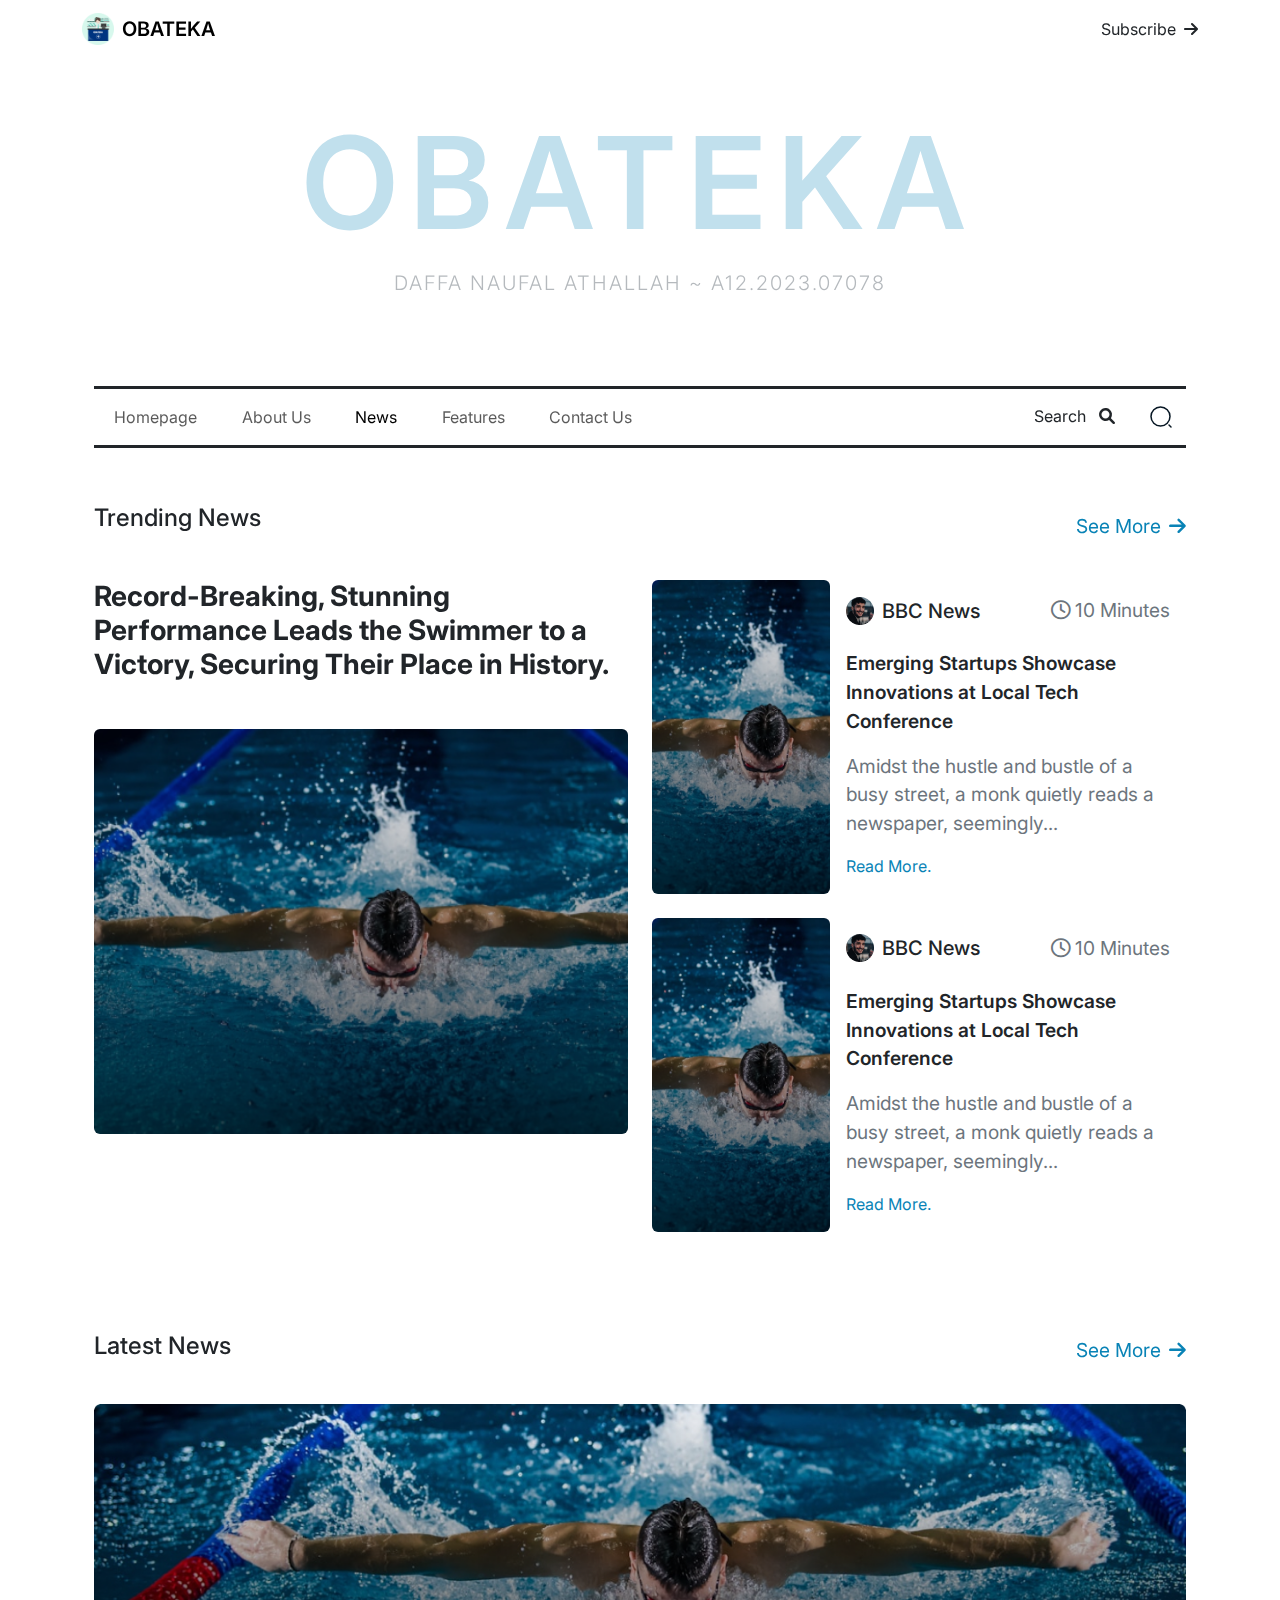
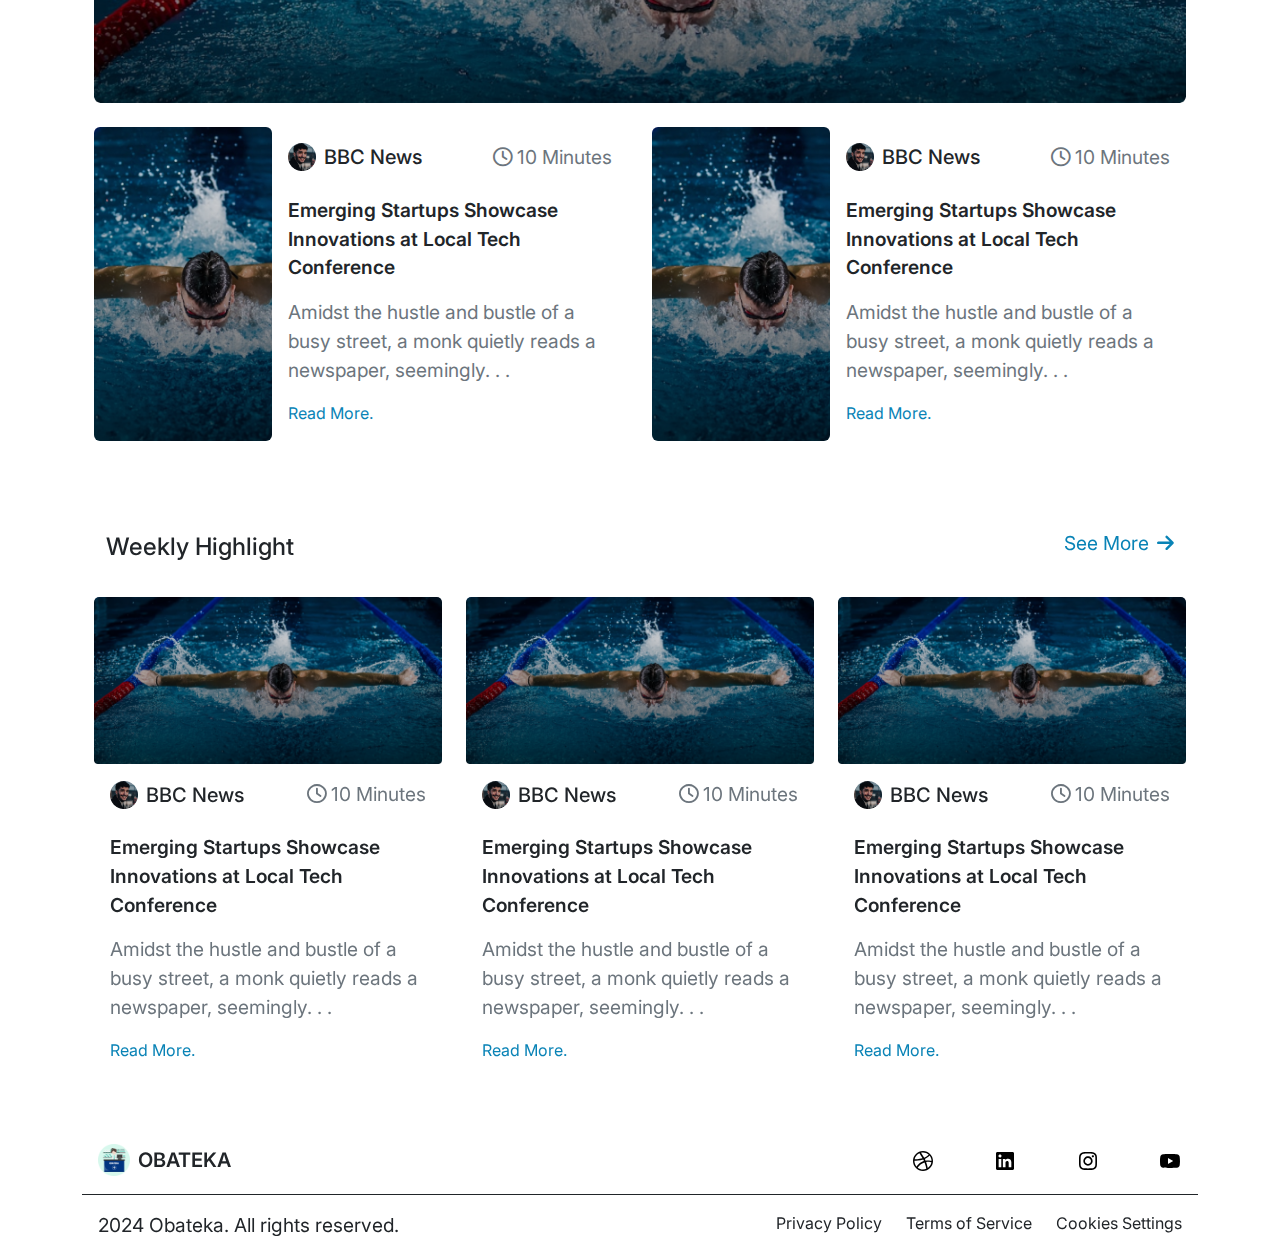
<file: news07078.html>
<!DOCTYPE html>
<html lang="en">
<head>
    <meta charset="UTF-8">
    <meta name="viewport" content="width=device-width, initial-scale=1.0">
    <title>Obateka</title>
    <link rel="stylesheet" href="style.css">
    <link href="https://cdn.jsdelivr.net/npm/bootstrap@5.3.3/dist/css/bootstrap.min.css" rel="stylesheet" integrity="sha384-QWTKZyjpPEjISv5WaRU9OFeRpok6YctnYmDr5pNlyT2bRjXh0JMhjY6hW+ALEwIH" crossorigin="anonymous">
    <link rel="preconnect" href="https://fonts.googleapis.com">
<link rel="preconnect" href="https://fonts.gstatic.com" crossorigin>
<link href="https://fonts.googleapis.com/css2?family=Inter:ital,opsz,wght@0,14..32,100..900;1,14..32,100..900&display=swap" rel="stylesheet">
<link href="https://cdnjs.cloudflare.com/ajax/libs/font-awesome/6.0.0-beta3/css/all.min.css" rel="stylesheet">

</head>
<body>

    <div class="homepage">
        <!-- Header Section -->

    <nav class="navbar bg-transparent">
        <div class="container-md">
          <a class="navbar-brand fw-semibold d-flex align-items-center fs-5" href="homepage.html">
            <img src="img/Frame 1.png" class="pe-2" alt="Logo" width="40">
            OBATEKA
          </a>
          <a href="#" class="text-dark d-flex align-items-center" id="subscribe" style="text-decoration: none;">
            Subscribe
            <i class="fa-solid fa-arrow-right ps-2"></i>
          </a>
        </div>
      </nav>

    <!-- Header Section End -->

    <!-- Name Section -->

    <div class="nameSection d-flex flex-column justify-content-center align-items-center p-5">
      <h1 class="fw-semibold opacity-25 text-center" style="color: #0983B6; font-size: 10vw; letter-spacing: 1vw;">OBATEKA</h1>
      <p class="text-secondary fs-5 fw-light opacity-50 text-center" style="letter-spacing: 2px;">DAFFA NAUFAL ATHALLAH ~ A12.2023.07078</p>
    </div>    

    <!-- Name Section End -->


   
    <!-- Navigation Bar -->

    <div class="navbarSection container-md p-4">
        
        <nav class="navbar navbar-expand-lg d-flex flex-row bg-transparent border-3 border-top border-bottom border-dark">
            <div class="container-fluid">
                <button class="navbar-toggler" type="button" data-bs-toggle="collapse" data-bs-target="#navbarSupportedContent" aria-controls="navbarSupportedContent" aria-expanded="false" aria-label="Toggle navigation">
                    <span class="navbar-toggler-icon"></span>
                  </button>
              <div class="collapse navbar-collapse" id="navbarSupportedContent">
                <ul class="navbar-nav me-auto mb-2 mb-lg-0 w-50 d-flex justify-content-between">
                  <li class="nav-item">
                    <a class="nav-link " aria-current="page" href="index.html">Homepage</a>
                  </li>
                  <li class="nav-item">
                    <a class="nav-link" href="aboutus07078.html">About Us</a>
                  </li>
                  <li class="nav-item dropdown">
                    <a class="nav-link active" href="news07078.html" role="button"> <!-- Menghapus data-bs-toggle -->
                      News
                    </a>
                    <ul class="dropdown-menu rounded">
                      <li><a class="dropdown-item" href="trendingnews07078.html">Trending News</a></li>
                      <li><a class="dropdown-item" href="latestnews07078.html">Latest News</a></li>
                      <li><a class="dropdown-item" href="weeklyhighlight07078.html">Weekly Highlight</a></li>
                    </ul>
                  </li>
                  
                  <li class="nav-item">
                    <a class="nav-link" href="feature07078.html">Features</a>
                  </li>
                  <li class="nav-item">
                    <a class="nav-link" href="contactus07078.html">Contact Us</a>
                  </li>
                </ul>
                
              </div>
            </div>
            <form class="d-flex align-items-center ms-auto position-absolute top-0 end-0 pt-2" role="search">
              <div class="search-container d-flex align-items-center" id="searchContainer">
                <a href="#" id="searchLink" onclick="toggleSearchField()" class="text-dark me-2 d-flex align-items-center" style="text-decoration: none;">
                    Search
                    <button id="searchButton" class="btn" type="submit">
                      <i class="fa-solid fa-magnifying-glass"></i>
                    </button>
                  </a>
            
                <input type="text" id="searchInput" class="form-control me-2 search-input border-0 border-dark rounded-0 border-bottom" placeholder="Type to search..." style="display: none; width: 200px; transition: width 0.3s ease;box-shadow: none;">
            
                <button id="searchButton" class="btn" type="submit">
                  <img src="img/Frame 2121452545.svg" alt="Search">
                </button>
              </div>
            </form>  
          </nav>
        </div>
    
        <!-- Navigation Bar End -->

    <!-- Content -->

    <div class="news container">
     
        <div class="trendingNews mt-4 container">
          <div class="header d-flex justify-content-between align-items-center pb-4">
            <h4 class="pb-2">Trending News</h4>
            <a href="#" style="text-decoration: none;">
                <p class="d-flex justify-content-end align-items-center mt-3" style="color: #0983B6;">
                    See More
                    <i class="fa-solid fa-arrow-right ps-2"></i>
                </p>  
            </a>
          </div> 
            <div class="row row-cols-2 row-cols-md-2 g-4">
                <div class="col-12 col-md-6 mb-5">
                    <div class="mainNews h-100 d-flex flex-column mb-5" style="height: auto;"> 
                        <a href="" style="text-decoration: none;">
                            <h4 class="fw-bold fs-3 text-dark  mb-4">Record-Breaking, Stunning Performance Leads the Swimmer to a Victory, Securing Their Place in History.</h4>
                            <img src="img/newsImage.png" class="img-fill-crop w-100 h-100 img-fluid rounded mt-4" style="max-height: 140%;" alt="">
                        </a>
                    </div>
                </div>
        
                <div class="col-12 col-md-6 mb-4"> 
                    <div class="bbcNews d-flex flex-column" style="height: auto;">
                        <div class="col d-flex justify-content-end">
                            <div class="card w-100 mb-4 rounded border-0">
                                <div class="row g-0">
                                    <div class="col-md-4 image-container">
                                        <img src="img/newsImage.png" class="img-fill-crop w-100 h-100 img-fluid rounded" alt="...">
                                    </div>
                                    <div class="col-md-8">
                                        <div class="card-body">
                                            <div class="d-flex align-items-center justify-content-between mb-4">
                                                <div class="d-flex align-items-center">
                                                    <img src="img/Ellipse 189.png" alt="">
                                                    <h5 class="card-title mb-0 ms-2">BBC News</h5>
                                                </div>
                                                <p class="text-secondary mb-0">
                                                    <i class="fa-regular fa-clock"></i> 
                                                    10 Minutes</p>
                                            </div>
                                            <p class="card-text fw-semibold">Emerging Startups Showcase Innovations at Local Tech Conference</p>
                                            <p class="card-text text-secondary">Amidst the hustle and bustle of a busy street, a monk quietly reads a newspaper, seemingly...</p>
                                            <a href="" style="color: #0983B6; text-decoration: none;">Read More.</a>
                                        </div>
                                    </div>
                                </div>
                            </div>
                        </div>
        
                        <div class="col d-flex justify-content-end">
                            <div class="card w-100 mb-3 rounded border-0">
                                <div class="row g-0">
                                    <div class="col-md-4 image-container">
                                        <img src="img/newsImage.png" class="img-fill-crop w-100 h-100 img-fluid rounded" alt="...">
                                    </div>
                                    <div class="col-md-8">
                                        <div class="card-body">
                                            <div class="d-flex align-items-center justify-content-between mb-4">
                                                <div class="d-flex align-items-center">
                                                    <img src="img/Ellipse 189.png" alt="">
                                                    <h5 class="card-title mb-0 ms-2">BBC News</h5>
                                                </div>
                                                <p class="text-secondary mb-0">
                                                    <i class="fa-regular fa-clock"></i> 
                                                    10 Minutes</p>
                                            </div>
                                            <p class="card-text fw-semibold">Emerging Startups Showcase Innovations at Local Tech Conference</p>
                                            <p class="card-text text-secondary">Amidst the hustle and bustle of a busy street, a monk quietly reads a newspaper, seemingly...</p>
                                            <a href="" style="color: #0983B6; text-decoration: none;">Read More.</a>
                                        </div>
                                    </div>
                                </div>
                            </div>
                        </div>
                    </div>
                </div>
            </div>
        </div>

        
        <div class="latestNews mt-5 container">
            <div class="row row-cols-1 row-cols-md-1 g-4">
                <div class="header d-flex justify-content-between align-items-center">
                    <h4>Latest News</h4>
            <a href="#" style="text-decoration: none;">
                <p class="d-flex justify-content-end align-items-center mt-3" style="color: #0983B6;">
                    See More
                    <i class="fa-solid fa-arrow-right ps-2"></i>
                </p>  
            </a>
                  </div> 
                <div class="col">
                    <div class="mainNews">
                        <a href="" style="text-decoration: none;">
                            <img src="img/newsBanner.png" class="img-fill-crop w-100 h-100 img-fluid rounded" alt="">
                        </a>
                    </div>
                </div>

                <div class="col"> 
                    <div class="bbcNews row row-cols-1 row-cols-md-2">
                        <div class="col d-flex justify-content-end">
                            <div class="card w-100 mb-3 rounded border-0" style="max-width: 100%;">
                                <div class="row g-0">
                                    <div class="col-md-4 image-container">
                                        <img src="img/newsImage.png" class="img-fill-crop w-100 h-100 img-fluid rounded" alt="...">
                                    </div>
                                    <div class="col-md-8">
                                        <div class="card-body">
                                            <div class="d-flex align-items-center justify-content-between mb-4">
                                                <div class="d-flex align-items-center">
                                                    <img src="img/Ellipse 189.png" alt="">
                                                <h5 class="card-title mb-0 ms-2">BBC News</h5>
                                                </div>
                                                <p class="text-secondary mb-0">
                                                    <i class="fa-regular fa-clock"></i> 
                                                    10 Minutes</p>
                                            </div>
                                            <p class="card-text fw-semibold">Emerging Startups Showcase Innovations at Local Tech Conference</p>
                                            <p class="card-text text-secondary">Amidst the hustle and bustle of a busy street, a monk quietly reads a newspaper, seemingly. . . </p>
                                            <a href="" style="color: #0983B6;text-decoration: none;">Read More.</a>
                                        </div>
                                    </div>
                                </div>
                            </div>
                        </div>

                        <div class="col d-flex justify-content-end">
                            <div class="card w-100 mb-3 rounded  border-0 round" style="max-width: 100%;">
                                <div class="row g-0">
                                    <div class="col-md-4 image-container">
                                        <img src="img/newsImage.png" class="img-fill-crop w-100 h-100 img-fluid rounded" alt="...">
                                    </div>
                                    <div class="col-md-8">
                                        <div class="card-body">
                                            <div class="d-flex align-items-center justify-content-between mb-4">
                                                <div class="d-flex align-items-center">
                                                    <img src="img/Ellipse 189.png" alt="">
                                                <h5 class="card-title mb-0 ms-2">BBC News</h5>
                                                </div>
                                                <p class="text-secondary mb-0">
                                                    <i class="fa-regular fa-clock"></i> 
                                                    10 Minutes</p>
                                            </div>
                                            <p class="card-text fw-semibold">Emerging Startups Showcase Innovations at Local Tech Conference</p>
                                            <p class="card-text text-secondary">Amidst the hustle and bustle of a busy street, a monk quietly reads a newspaper, seemingly. . .</p>
                                            <a href="" style="color: #0983B6;text-decoration: none;">Read More.</a>
                                        </div>
                                    </div>
                                </div>
                            </div>
                        </div>
                </div>
            </div>  
        </div>
    </div>
 
    <div class="Weekly Highlight mt-5 container">
            <div class="row row-cols-1 row-cols-md-1 g-4">
                <div class="col">
                    <div class="mainNews">
                        <div class="row row-cols-1 row-cols-md-1 g-4 p-0 m-0 pb-4">
                            <div class="header d-flex justify-content-between align-items-center">
                                <h4>Weekly Highlight</h4>
                                <a href="#" style="text-decoration: none;">
                                    <p class="d-flex justify-content-end align-items-center " style="color: #0983B6;">
                                        See More
                                        <i class="fa-solid fa-arrow-right ps-2"></i>
                                    </p>  
                                </a>
                            </div> 
                    </div>
                </div>

                <div class="col"> 
                    <div class="bbcNews row row-cols-1 row-cols-md-3">
                        <div class="col d-flex justify-content-end">
                            <div class="card w-100 border-0" style="width: 18rem;">
                                <img src="img/newsImage.png" class="card-img-top" alt="...">
                                <div class="card-body">
                                    <div class="d-flex align-items-center justify-content-between mb-4">
                                        <div class="d-flex align-items-center">
                                            <img src="img/Ellipse 189.png" alt="">
                                        <h5 class="card-title mb-0 ms-2">BBC News</h5>
                                        </div>
                                        <p class="text-secondary mb-0">
                                            <i class="fa-regular fa-clock"></i> 
                                            10 Minutes</p>
                                    </div>
                                    <p class="card-text fw-semibold">Emerging Startups Showcase Innovations at Local Tech Conference</p>
                                    <p class="card-text text-secondary">Amidst the hustle and bustle of a busy street, a monk quietly reads a newspaper, seemingly. . .</p>
                                    <a href="" style="color: #0983B6;text-decoration: none;">Read More.</a>
                                </div>
                              </div>
                        </div>

                        <div class="col d-flex justify-content-end">
                            <div class="card w-100 border-0" style="width: 18rem;">
                                <img src="img/newsImage.png" class="card-img-top" alt="...">
                                <div class="card-body">
                                    <div class="d-flex align-items-center justify-content-between mb-4">
                                        <div class="d-flex align-items-center">
                                            <img src="img/Ellipse 189.png" alt="">
                                        <h5 class="card-title mb-0 ms-2">BBC News</h5>
                                        </div>
                                        <p class="text-secondary mb-0">
                                            <i class="fa-regular fa-clock"></i> 
                                            10 Minutes</p>
                                    </div>
                                    <p class="card-text fw-semibold">Emerging Startups Showcase Innovations at Local Tech Conference</p>
                                    <p class="card-text text-secondary">Amidst the hustle and bustle of a busy street, a monk quietly reads a newspaper, seemingly. . .</p>
                                    <a href="" style="color: #0983B6;text-decoration: none;">Read More.</a>
                                </div>
                              </div>
                        </div>

                        <div class="col d-flex justify-content-end">
                            <div class="card w-100 border-0" style="width: 18rem;">
                                <img src="img/newsImage.png" class="card-img-top" alt="...">
                                <div class="card-body">
                                    <div class="d-flex align-items-center justify-content-between mb-4">
                                        <div class="d-flex align-items-center">
                                            <img src="img/Ellipse 189.png" alt="">
                                        <h5 class="card-title mb-0 ms-2">BBC News</h5>
                                        </div>
                                        <p class="text-secondary mb-0">
                                            <i class="fa-regular fa-clock"></i> 
                                            10 Minutes</p>
                                    </div>
                                    <p class="card-text fw-semibold">Emerging Startups Showcase Innovations at Local Tech Conference</p>
                                    <p class="card-text text-secondary">Amidst the hustle and bustle of a busy street, a monk quietly reads a newspaper, seemingly. . .</p>
                                    <a href="" style="color: #0983B6;text-decoration: none;">Read More.</a>
                                </div>
                              </div>
                        </div>
                        
                
                </div>
            </div>

            
        </div>
    </div>
    </div>
</div> 

    <!-- Content End -->

    <!-- Footer Start -->

      
    <footer class="container">
        <div class="footerTop d-flex flex-column flex-md-row justify-content-between align-items-start mt-5 p-3 border-dark border-bottom w-100">
          <div class=" w-100 d-flex align-items-center justify-content-between">
            <a class="text-dark fw-semibold d-flex align-items-center fs-5 mb-md-0" style="text-decoration: none;" href="#">
              <img src="img/Frame 1.png" class="pe-2" alt="Logo" width="40">
              OBATEKA
            </a>
            <div class="social fs-4 d-flex justify-content-between  w-50 g-5">
              <div class="socialWrapper ms-auto w-50 d-flex justify-content-between">
                <a href="https://dribbble.com/daffanaufal" target="_blank" class="text-dark" style="text-decoration: none;">
                  <img src="img/dribbble.svg" alt="">
                </a>
                <a href="https://www.linkedin.com/in/nfldfaa070604/" target="_blank"  class="text-dark" style="text-decoration: none;">
                  <img src="img/linkedin.svg" alt="">
                </a>
                <a href="https://www.instagram.com/nfldfaa_/" target="_blank" class="text-dark" style="text-decoration: none;">
                  <img src="img/instagram.svg" alt="">
      
                </a>
                <a href="https://www.youtube.com/@nfldfaa01" target="_blank"  class="text-dark" style="text-decoration: none;">
                  <img src="img/youtube.svg" alt="">
                </a>
              </div>
          </div>
          </div>
        </div>
        <div class="footerBottom p-3 d-flex flex-column flex-md-row justify-content-between align-items-start w-100">
          <p class="mb-3 mb-md-0">2024 Obateka. All rights reserved.</p>
          <div class="policyEtc d-flex flex-column flex-md-row gap-4">
            <a class="text-dark privacy-settings" href="#" style="text-decoration: none;">Privacy Policy</a>
            <a class="text-dark privacy-settings" href="#" style="text-decoration: none;">Terms of Service</a>
            <a class="text-dark privacy-settings" href="#" style="text-decoration: none;">Cookies Settings</a>
          </div>
        </div>
      </footer>
    

    <!-- Footer Start End-->
    </div>


     <!-- Login Overlay -->
   <div class="login-overlay d-flex justify-content-center align-items-center" id="loginOverlay">
    <div class="loginPop container border w-50 rounded-0 p-5" id="popUp">
        <div class="d-flex flex-row justify-content-between">
            <div>
                <h1>Login To Your Account</h1>
                <p>Welcome back! Please enter your details.</p>
            </div>
            <div class="close-btn d-flex align-items-center p-5">
                <i class="fa-solid fa-x" id="closePop"></i>
            </div>
        </div>
        <div class="formLogin">
            <form action="">
                <p class="fw-medium fs-4">Select Identity Type</p>
                <div class="checkBox row container row-cols-2 w-100 row-cols-md-2 mb-5">
                    <!-- Ensure both radio buttons have the same name to make them part of the same group -->
                    <div class="checkBox1 d-flex align-items-center">
                        <input type="radio" name="identityType" id="radioID" checked>
                        <label for="radioID" class="ps-2">Population Identification Number</label>
                    </div>
                    <div class="checkBox2 d-flex flex-end align-items-center">
                        <input type="radio" name="identityType" id="radioJKN">
                        <label for="radioJKN" class="ps-2 text-secondary">JKN Card Number</label>
                    </div>
                </div>
                <div class="w-100 row row-cols-1 gap-4">
                    <div class="inputId">
                        <label for="idNumber" class="fs-4 w-100">Population Identification Number</label>
                        <input type="text" name="idNumber" class="form-control p-3 w-100" placeholder="Your Population Identification Number">
                    </div>
                    <div class="email">
                        <label for="email" class="fs-4 w-100">Email</label>
                        <input type="email" name="email" class="form-control p-3 w-100" placeholder="Your JKN Mobile Email">
                    </div>
                    <div class="password">
                        <label for="password" class="fs-4 w-100">Password</label>
                        <input type="password" name="password" class="form-control p-3 w-100" placeholder="Your JKN Mobile Password">
                    </div>
                    <div class="message">
                        <label for="message" class="fs-4 w-100">Message</label>
                        <input type="textarea" name="message" class="form-control p-3 w-100" placeholder="Write Your Message">
                    </div>
                    <div class="col">
                        <a href="#" class="btn text-light rounded-pill pt-3 w-100 pb-3 fw-medium" style="background-color: #0983B6;">Sign In</a>
                    </div>
                </div>
            </form>
        </div>
    </div>
</div>

    <script src="js/script.js"></script>
    <script src="https://cdn.jsdelivr.net/npm/@popperjs/core@2.11.8/dist/umd/popper.min.js" integrity="sha384-I7E8VVD/ismYTF4hNIPjVp/Zjvgyol6VFvRkX/vR+Vc4jQkC+hVqc2pM8ODewa9r" crossorigin="anonymous"></script>
<script src="https://cdn.jsdelivr.net/npm/bootstrap@5.3.3/dist/js/bootstrap.min.js" integrity="sha384-0pUGZvbkm6XF6gxjEnlmuGrJXVbNuzT9qBBavbLwCsOGabYfZo0T0to5eqruptLy" crossorigin="anonymous"></script>
</body>
</html>
</file>
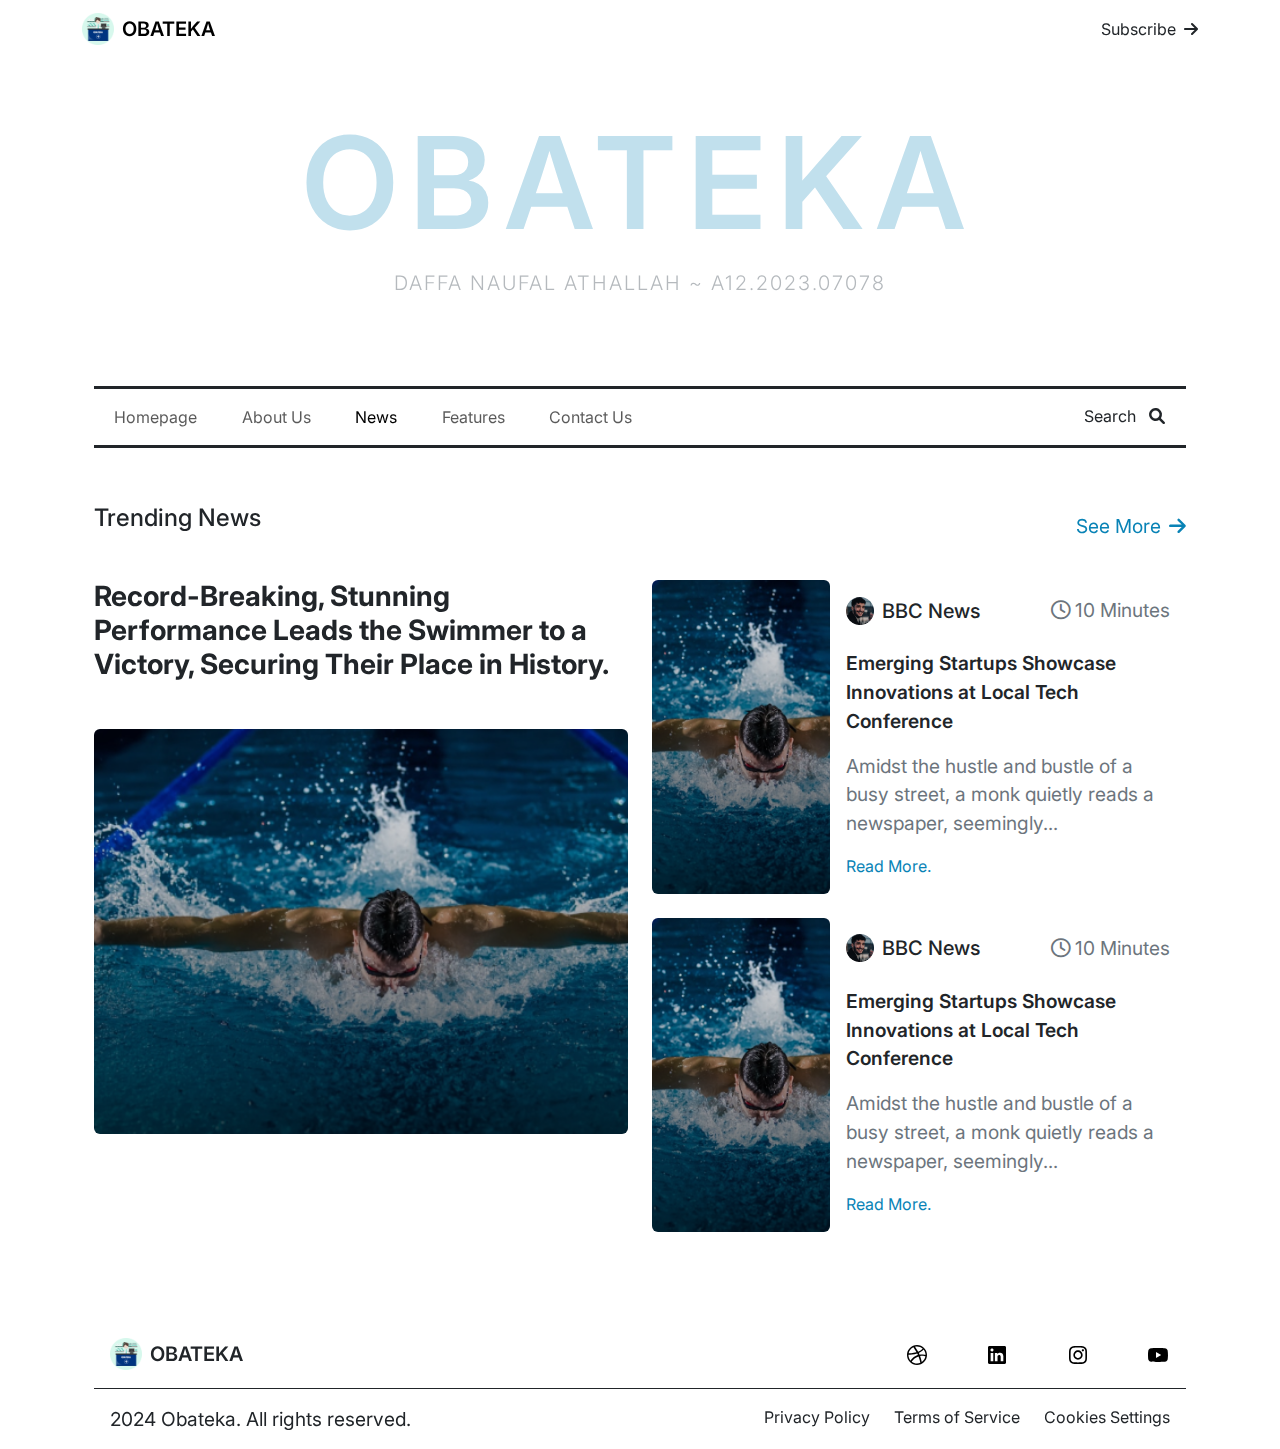
<file: trendingnews07078.html>
<!DOCTYPE html>
<html lang="en">
<head>
    <meta charset="UTF-8">
    <meta name="viewport" content="width=device-width, initial-scale=1.0">
    <title>Obateka</title>
    <link rel="stylesheet" href="style.css">
    <link href="https://cdn.jsdelivr.net/npm/bootstrap@5.3.3/dist/css/bootstrap.min.css" rel="stylesheet" integrity="sha384-QWTKZyjpPEjISv5WaRU9OFeRpok6YctnYmDr5pNlyT2bRjXh0JMhjY6hW+ALEwIH" crossorigin="anonymous">
    <link rel="preconnect" href="https://fonts.googleapis.com">
<link rel="preconnect" href="https://fonts.gstatic.com" crossorigin>
<link href="https://fonts.googleapis.com/css2?family=Inter:ital,opsz,wght@0,14..32,100..900;1,14..32,100..900&display=swap" rel="stylesheet">
<link href="https://cdnjs.cloudflare.com/ajax/libs/font-awesome/6.0.0-beta3/css/all.min.css" rel="stylesheet">

</head>
<body>

    <div class="homepage">
        <!-- Header Section -->

    <nav class="navbar bg-transparent">
        <div class="container-md">
          <a class="navbar-brand fw-semibold d-flex align-items-center fs-5" href="homepage.html">
            <img src="img/Frame 1.png" class="pe-2" alt="Logo" width="40">
            OBATEKA
          </a>
          <a href="#" class="text-dark d-flex align-items-center" id="subscribe" style="text-decoration: none;">
            Subscribe
            <i class="fa-solid fa-arrow-right ps-2"></i>
          </a>
        </div>
      </nav>

    <!-- Header Section End -->

    <!-- Name Section -->

    <div class="nameSection d-flex flex-column justify-content-center align-items-center p-5">
      <h1 class="fw-semibold opacity-25 text-center" style="color: #0983B6; font-size: 10vw; letter-spacing: 1vw;">OBATEKA</h1>
      <p class="text-secondary fs-5 fw-light opacity-50 text-center" style="letter-spacing: 2px;">DAFFA NAUFAL ATHALLAH ~ A12.2023.07078</p>
    </div>    

    <!-- Name Section End -->


   
    <!-- Navigation Bar -->

    <div class="navbarSection container-md p-4">
        
      <nav class="navbar navbar-expand-lg d-flex flex-row bg-transparent border-3 border-top border-bottom border-dark">
          <div class="container-fluid">
              <button class="navbar-toggler" type="button" data-bs-toggle="collapse" data-bs-target="#navbarSupportedContent" aria-controls="navbarSupportedContent" aria-expanded="false" aria-label="Toggle navigation">
                  <span class="navbar-toggler-icon"></span>
                </button>
            <div class="collapse navbar-collapse" id="navbarSupportedContent">
              <ul class="navbar-nav me-auto mb-2 mb-lg-0 w-50 d-flex justify-content-between">
                <li class="nav-item">
                  <a class="nav-link " aria-current="page" href="index.html">Homepage</a>
                </li>
                <li class="nav-item">
                  <a class="nav-link" href="aboutus07078.html">About Us</a>
                </li>
                <li class="nav-item dropdown">
                  <a class="nav-link active" href="news07078.html" role="button"> <!-- Menghapus data-bs-toggle -->
                    News
                  </a>
                  <ul class="dropdown-menu rounded">
                    <li><a class="dropdown-item" href="trendingnews07078.html">Trending News</a></li>
                    <li><a class="dropdown-item" href="latestnews07078.html">Latest News</a></li>
                    <li><a class="dropdown-item" href="weeklyhighlight07078.html">Weekly Highlight</a></li>
                  </ul>
                </li>
                
                <li class="nav-item">
                  <a class="nav-link" href="feature07078.html">Features</a>
                </li>
                <li class="nav-item">
                  <a class="nav-link" href="contactus07078.html">Contact Us</a>
                </li>
              </ul>
              
            </div>
          </div>
          <form class="d-flex align-items-center ms-auto position-absolute top-0 end-0 pt-2" role="search">
            <div class="search-container d-flex align-items-center" id="searchContainer">
              <a href="#" id="searchLink" onclick="toggleSearchField()" class="text-dark me-2 d-flex align-items-center" style="text-decoration: none;">
                Search
                <button id="searchButton" class="btn" type="submit">
                  <i class="fa-solid fa-magnifying-glass"></i>
                </button>
              </a>
          
              <input type="text" id="searchInput" class="form-control me-2 search-input border-0 border-dark rounded-0 border-bottom" placeholder="Type to search..." style="display: none; width: 200px; transition: width 0.3s ease;box-shadow: none;">
            </div>
          </form>  
        </nav>
      </div>
  
      <!-- Navigation Bar End -->

    <!-- Content -->

    <div class="news container">
   
      <div class="trendingNews mt-4 container">
        <div class="header d-flex justify-content-between align-items-center pb-4">
          <h4 class="pb-2">Trending News</h4>
          <a href="#" style="text-decoration: none;">
              <p class="d-flex justify-content-end align-items-center mt-3" style="color: #0983B6;">
                  See More
                  <i class="fa-solid fa-arrow-right ps-2"></i>
              </p>  
          </a>
        </div> 
          <div class="row row-cols-2 row-cols-md-2 g-4">
              <div class="col-12 col-md-6 mb-5">
                  <div class="mainNews h-100 d-flex flex-column mb-5" style="height: auto;"> 
                      <a href="" style="text-decoration: none;">
                          <h4 class="fw-bold fs-3 text-dark  mb-4">Record-Breaking, Stunning Performance Leads the Swimmer to a Victory, Securing Their Place in History.</h4>
                          <img src="img/newsImage.png" class="img-fill-crop w-100 h-100 img-fluid rounded mt-4" style="max-height: 140%;" alt="">
                      </a>
                  </div>
              </div>
      
              <div class="col-12 col-md-6 mb-4"> 
                  <div class="bbcNews d-flex flex-column" style="height: auto;">
                      <div class="col d-flex justify-content-end">
                          <div class="card w-100 mb-4 rounded border-0">
                              <div class="row g-0">
                                  <div class="col-md-4 image-container">
                                      <img src="img/newsImage.png" class="img-fill-crop w-100 h-100 img-fluid rounded" alt="...">
                                  </div>
                                  <div class="col-md-8">
                                      <div class="card-body">
                                          <div class="d-flex align-items-center justify-content-between mb-4">
                                              <div class="d-flex align-items-center">
                                                  <img src="img/Ellipse 189.png" alt="">
                                                  <h5 class="card-title mb-0 ms-2">BBC News</h5>
                                              </div>
                                              <p class="text-secondary mb-0">
                                                  <i class="fa-regular fa-clock"></i> 
                                                  10 Minutes</p>
                                          </div>
                                          <p class="card-text fw-semibold">Emerging Startups Showcase Innovations at Local Tech Conference</p>
                                          <p class="card-text text-secondary">Amidst the hustle and bustle of a busy street, a monk quietly reads a newspaper, seemingly...</p>
                                          <a href="" style="color: #0983B6; text-decoration: none;">Read More.</a>
                                      </div>
                                  </div>
                              </div>
                          </div>
                      </div>
      
                      <div class="col d-flex justify-content-end">
                          <div class="card w-100 mb-3 rounded border-0">
                              <div class="row g-0">
                                  <div class="col-md-4 image-container">
                                      <img src="img/newsImage.png" class="img-fill-crop w-100 h-100 img-fluid rounded" alt="...">
                                  </div>
                                  <div class="col-md-8">
                                      <div class="card-body">
                                          <div class="d-flex align-items-center justify-content-between mb-4">
                                              <div class="d-flex align-items-center">
                                                  <img src="img/Ellipse 189.png" alt="">
                                                  <h5 class="card-title mb-0 ms-2">BBC News</h5>
                                              </div>
                                              <p class="text-secondary mb-0">
                                                  <i class="fa-regular fa-clock"></i> 
                                                  10 Minutes</p>
                                          </div>
                                          <p class="card-text fw-semibold">Emerging Startups Showcase Innovations at Local Tech Conference</p>
                                          <p class="card-text text-secondary">Amidst the hustle and bustle of a busy street, a monk quietly reads a newspaper, seemingly...</p>
                                          <a href="" style="color: #0983B6; text-decoration: none;">Read More.</a>
                                      </div>
                                  </div>
                              </div>
                          </div>
                      </div>
                  </div>
              </div>
          </div>
      </div>
  
                      
              
              
    <!-- Content End -->

    <!-- Footer Start -->
  
    <footer class="container">
      <div class="footerTop d-flex flex-column flex-md-row justify-content-between align-items-start mt-5 p-3 border-dark border-bottom w-100">
        <div class=" w-100 d-flex align-items-center justify-content-between">
          <a class="text-dark fw-semibold d-flex align-items-center fs-5 mb-md-0" style="text-decoration: none;" href="#">
            <img src="img/Frame 1.png" class="pe-2" alt="Logo" width="40">
            OBATEKA
          </a>
          <div class="social fs-4 d-flex justify-content-between  w-50 g-5">
            <div class="socialWrapper ms-auto w-50 d-flex justify-content-between">
              <a href="https://dribbble.com/daffanaufal" target="_blank" class="text-dark" style="text-decoration: none;">
                <img src="img/dribbble.svg" alt="">
              </a>
              <a href="https://www.linkedin.com/in/nfldfaa070604/" target="_blank"  class="text-dark" style="text-decoration: none;">
                <img src="img/linkedin.svg" alt="">
              </a>
              <a href="https://www.instagram.com/nfldfaa_/" target="_blank" class="text-dark" style="text-decoration: none;">
                <img src="img/instagram.svg" alt="">
    
              </a>
              <a href="https://www.youtube.com/@nfldfaa01" target="_blank"  class="text-dark" style="text-decoration: none;">
                <img src="img/youtube.svg" alt="">
              </a>
            </div>
        </div>
        </div>
      </div>
      <div class="footerBottom p-3 d-flex flex-column flex-md-row justify-content-between align-items-start w-100">
        <p class="mb-3 mb-md-0">2024 Obateka. All rights reserved.</p>
        <div class="policyEtc d-flex flex-column flex-md-row gap-4">
          <a class="text-dark privacy-settings" href="#" style="text-decoration: none;">Privacy Policy</a>
          <a class="text-dark privacy-settings" href="#" style="text-decoration: none;">Terms of Service</a>
          <a class="text-dark privacy-settings" href="#" style="text-decoration: none;">Cookies Settings</a>
        </div>
      </div>
    </footer>
<!-- Footer Start End-->    

    </div>

     <!-- Login Overlay -->
   <div class="login-overlay d-flex justify-content-center align-items-center" id="loginOverlay">
    <div class="loginPop container border w-50 rounded-0 p-5" id="popUp">
        <div class="d-flex flex-row justify-content-between">
            <div>
                <h1>Login To Your Account</h1>
                <p>Welcome back! Please enter your details.</p>
            </div>
            <div class="close-btn d-flex align-items-center p-5">
                <i class="fa-solid fa-x" id="closePop"></i>
            </div>
        </div>
        <div class="formLogin">
            <form action="">
                <p class="fw-medium fs-4">Select Identity Type</p>
                <div class="checkBox row container row-cols-2 w-100 row-cols-md-2 mb-5">
                    <!-- Ensure both radio buttons have the same name to make them part of the same group -->
                    <div class="checkBox1 d-flex align-items-center">
                        <input type="radio" name="identityType" id="radioID" checked>
                        <label for="radioID" class="ps-2">Population Identification Number</label>
                    </div>
                    <div class="checkBox2 d-flex flex-end align-items-center">
                        <input type="radio" name="identityType" id="radioJKN">
                        <label for="radioJKN" class="ps-2 text-secondary">JKN Card Number</label>
                    </div>
                </div>
                <div class="w-100 row row-cols-1 gap-4">
                    <div class="inputId">
                        <label for="idNumber" class="fs-4 w-100">Population Identification Number</label>
                        <input type="text" name="idNumber" class="form-control p-3 w-100" placeholder="Your Population Identification Number">
                    </div>
                    <div class="email">
                        <label for="email" class="fs-4 w-100">Email</label>
                        <input type="email" name="email" class="form-control p-3 w-100" placeholder="Your JKN Mobile Email">
                    </div>
                    <div class="password">
                        <label for="password" class="fs-4 w-100">Password</label>
                        <input type="password" name="password" class="form-control p-3 w-100" placeholder="Your JKN Mobile Password">
                    </div>
                    <div class="message">
                        <label for="message" class="fs-4 w-100">Message</label>
                        <input type="textarea" name="message" class="form-control p-3 w-100" placeholder="Write Your Message">
                    </div>
                    <div class="col">
                        <a href="#" class="btn text-light rounded-pill pt-3 w-100 pb-3 fw-medium" style="background-color: #0983B6;">Sign In</a>
                    </div>
                </div>
            </form>
        </div>
    </div>
</div>

    <script src="js/script.js"></script>
    <script src="https://cdn.jsdelivr.net/npm/@popperjs/core@2.11.8/dist/umd/popper.min.js" integrity="sha384-I7E8VVD/ismYTF4hNIPjVp/Zjvgyol6VFvRkX/vR+Vc4jQkC+hVqc2pM8ODewa9r" crossorigin="anonymous"></script>
<script src="https://cdn.jsdelivr.net/npm/bootstrap@5.3.3/dist/js/bootstrap.min.js" integrity="sha384-0pUGZvbkm6XF6gxjEnlmuGrJXVbNuzT9qBBavbLwCsOGabYfZo0T0to5eqruptLy" crossorigin="anonymous"></script>
</body>
</html>
</file>
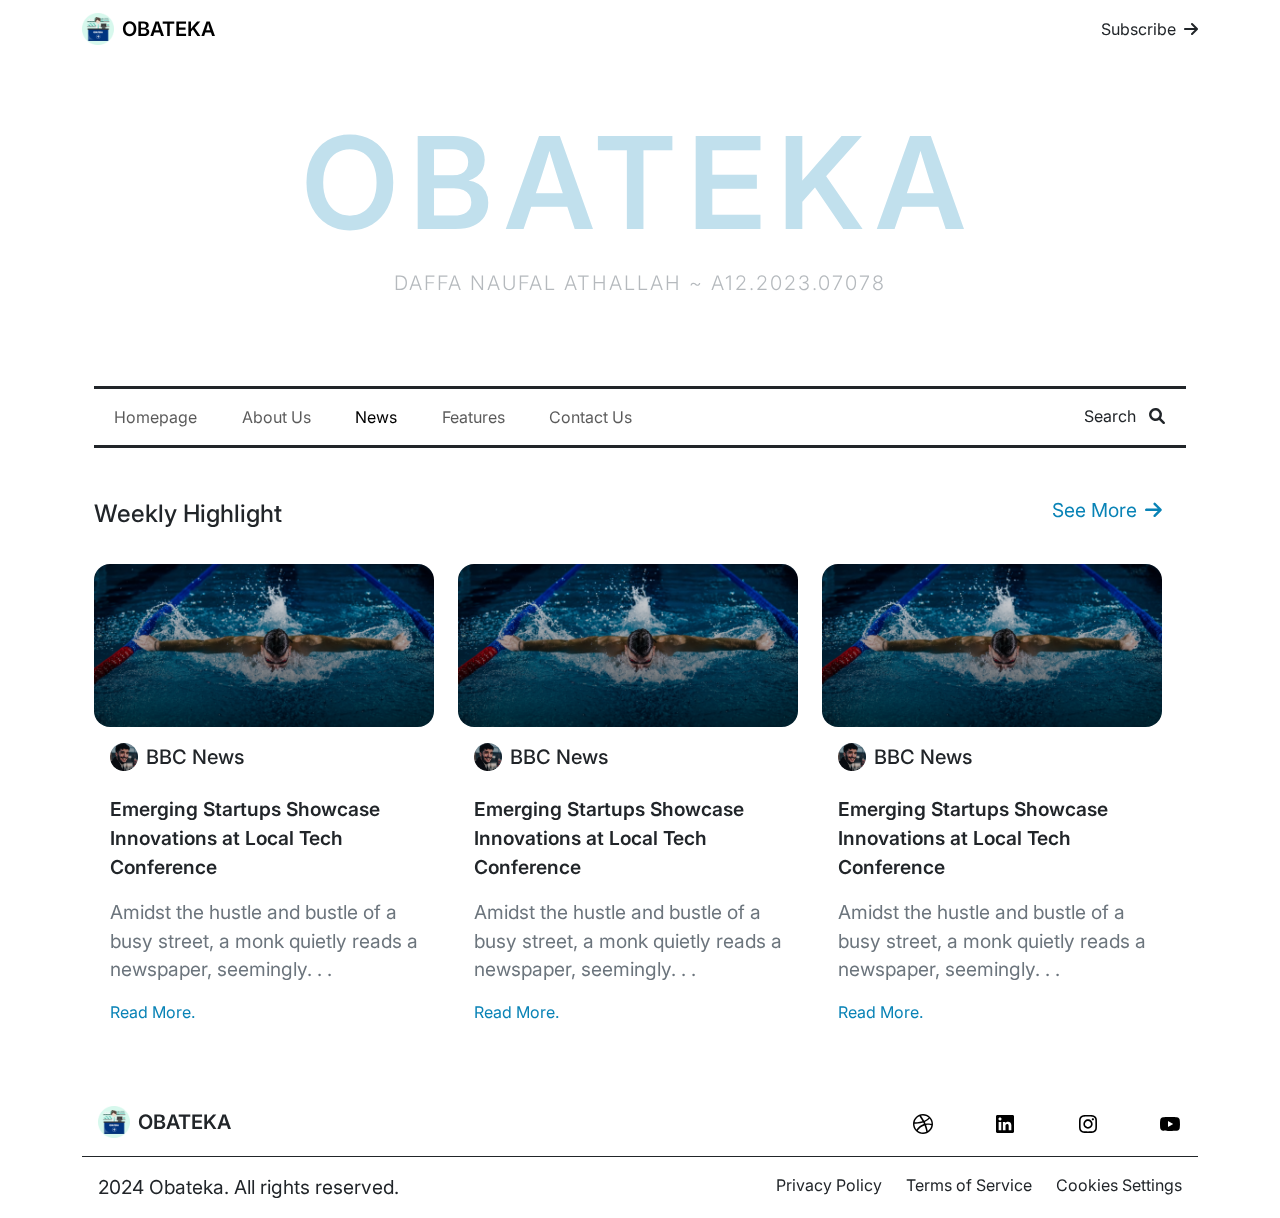
<file: weeklyhighlight07078.html>
<!DOCTYPE html>
<html lang="en">
<head>
    <meta charset="UTF-8">
    <meta name="viewport" content="width=device-width, initial-scale=1.0">
    <title>Obateka</title>
    <link rel="stylesheet" href="style.css">
    <link href="https://cdn.jsdelivr.net/npm/bootstrap@5.3.3/dist/css/bootstrap.min.css" rel="stylesheet" integrity="sha384-QWTKZyjpPEjISv5WaRU9OFeRpok6YctnYmDr5pNlyT2bRjXh0JMhjY6hW+ALEwIH" crossorigin="anonymous">
    <link rel="preconnect" href="https://fonts.googleapis.com">
<link rel="preconnect" href="https://fonts.gstatic.com" crossorigin>
<link href="https://fonts.googleapis.com/css2?family=Inter:ital,opsz,wght@0,14..32,100..900;1,14..32,100..900&display=swap" rel="stylesheet">
<link href="https://cdnjs.cloudflare.com/ajax/libs/font-awesome/6.0.0-beta3/css/all.min.css" rel="stylesheet">

</head>
<body>

    <div class="homepage">
        <!-- Header Section -->

    <nav class="navbar bg-transparent">
        <div class="container-md">
          <a class="navbar-brand fw-semibold d-flex align-items-center fs-5" href="homepage.html">
            <img src="img/Frame 1.png" class="pe-2" alt="Logo" width="40">
            OBATEKA
          </a>
          <a href="#" class="text-dark d-flex align-items-center" id="subscribe" style="text-decoration: none;">
            Subscribe
            <i class="fa-solid fa-arrow-right ps-2"></i>
          </a>
        </div>
      </nav>

    <!-- Header Section End -->

    <!-- Name Section -->

    <div class="nameSection d-flex flex-column justify-content-center align-items-center p-5">
      <h1 class="fw-semibold opacity-25 text-center" style="color: #0983B6; font-size: 10vw; letter-spacing: 1vw;">OBATEKA</h1>
      <p class="text-secondary fs-5 fw-light opacity-50 text-center" style="letter-spacing: 2px;">DAFFA NAUFAL ATHALLAH ~ A12.2023.07078</p>
    </div>    

    <!-- Name Section End -->

   
    <!-- Navigation Bar -->

    <div class="navbarSection container-md p-4">
        
      <nav class="navbar navbar-expand-lg d-flex flex-row bg-transparent border-3 border-top border-bottom border-dark">
          <div class="container-fluid">
              <button class="navbar-toggler" type="button" data-bs-toggle="collapse" data-bs-target="#navbarSupportedContent" aria-controls="navbarSupportedContent" aria-expanded="false" aria-label="Toggle navigation">
                  <span class="navbar-toggler-icon"></span>
                </button>
            <div class="collapse navbar-collapse" id="navbarSupportedContent">
              <ul class="navbar-nav me-auto mb-2 mb-lg-0 w-50 d-flex justify-content-between">
                <li class="nav-item">
                  <a class="nav-link " aria-current="page" href="index.html">Homepage</a>
                </li>
                <li class="nav-item">
                  <a class="nav-link" href="aboutus07078.html">About Us</a>
                </li>
                <li class="nav-item dropdown">
                  <a class="nav-link active" href="news07078.html" role="button"> <!-- Menghapus data-bs-toggle -->
                    News
                  </a>
                  <ul class="dropdown-menu rounded">
                    <li><a class="dropdown-item" href="trendingnews07078.html">Trending News</a></li>
                    <li><a class="dropdown-item" href="latestnews07078.html">Latest News</a></li>
                    <li><a class="dropdown-item" href="weeklyhighlight07078.html">Weekly Highlight</a></li>
                  </ul>
                </li>
                
                <li class="nav-item">
                  <a class="nav-link" href="feature07078.html">Features</a>
                </li>
                <li class="nav-item">
                  <a class="nav-link" href="contactus07078.html">Contact Us</a>
                </li>
              </ul>
              
            </div>
          </div>
          <form class="d-flex align-items-center ms-auto position-absolute top-0 end-0 pt-2" role="search">
            <div class="search-container d-flex align-items-center" id="searchContainer">
              <a href="#" id="searchLink" onclick="toggleSearchField()" class="text-dark me-2 d-flex align-items-center" style="text-decoration: none;">
                Search
                <button id="searchButton" class="btn" type="submit">
                  <i class="fa-solid fa-magnifying-glass"></i>
                </button>
              </a>
          
              <input type="text" id="searchInput" class="form-control me-2 search-input border-0 border-dark rounded-0 border-bottom" placeholder="Type to search..." style="display: none; width: 200px; transition: width 0.3s ease;box-shadow: none;">
          
              
            </div>
          </form>  
        </nav>
      </div>
  
      <!-- Navigation Bar End -->

    <!-- Content -->

    
    <div class="Weekly Highlight mt-4 container">
      <div class="row row-cols-1 row-cols-md-1 g-4 container">
          <div class="col">
              <div class="mainNews">
                <div class="header d-flex justify-content-between align-items-center">
                  <h4>Weekly Highlight</h4>
                  <a href="#" style="text-decoration: none;">
                      <p class="d-flex justify-content-end align-items-center " style="color: #0983B6;">
                          See More
                          <i class="fa-solid fa-arrow-right ps-2"></i>
                      </p>  
                  </a>
              </div> 
              </div>
          </div>

          <div class="col"> 
              <div class="bbcNews row row-cols-1 row-cols-md-3">
                  <div class="col d-flex justify-content-end">
                      <div class="card border-0 w-100" style="width: 18rem;">
                          <img src="img/newsImage.png" class="card-img-top rounded-4" alt="...">
                          <div class="card-body">
                              <div class="d-flex align-items-center justify-content-between mb-4">
                                  <div class="d-flex align-items-center">
                                      <img src="img/Ellipse 189.png" alt="">
                                  <h5 class="card-title mb-0 ms-2">BBC News</h5>
                                  </div>
                              </div>
                              <p class="card-text fw-semibold">Emerging Startups Showcase Innovations at Local Tech Conference</p>
                              <p class="card-text text-secondary">Amidst the hustle and bustle of a busy street, a monk quietly reads a newspaper, seemingly. . .</p>
                              <a href="" style="color: #0983B6;text-decoration: none;">Read More.</a>
                          </div>
                        </div>
                  </div>

                  <div class="col d-flex justify-content-end">
                      <div class="card border-0 w-100" style="width: 18rem;">
                          <img src="img/newsImage.png" class="card-img-top rounded-4" alt="...">
                          <div class="card-body">
                              <div class="d-flex align-items-center justify-content-between mb-4">
                                  <div class="d-flex align-items-center">
                                      <img src="img/Ellipse 189.png" alt="">
                                  <h5 class="card-title mb-0 ms-2">BBC News</h5>
                                  </div>
                              </div>
                              <p class="card-text fw-semibold">Emerging Startups Showcase Innovations at Local Tech Conference</p>
                              <p class="card-text text-secondary">Amidst the hustle and bustle of a busy street, a monk quietly reads a newspaper, seemingly. . .</p>
                              <a href="" style="color: #0983B6;text-decoration: none;">Read More.</a>
                          </div>
                        </div>
                  </div>

                  <div class="col d-flex justify-content-end">
                      <div class="card border-0 w-100" style="width: 18rem;">
                          <img src="img/newsImage.png" class="card-img-top rounded-4" alt="...">
                          <div class="card-body">
                              <div class="d-flex align-items-center justify-content-between mb-4">
                                  <div class="d-flex align-items-center">
                                      <img src="img/Ellipse 189.png" alt="">
                                  <h5 class="card-title mb-0 ms-2">BBC News</h5>
                                  </div>
                              </div>
                              <p class="card-text fw-semibold">Emerging Startups Showcase Innovations at Local Tech Conference</p>
                              <p class="card-text text-secondary">Amidst the hustle and bustle of a busy street, a monk quietly reads a newspaper, seemingly. . .</p>
                              <a href="" style="color: #0983B6;text-decoration: none;">Read More.</a>
                          </div>
                        </div>
                  </div>
                  
          
          </div>
      </div>

      
  </div>
</div>  

    <!-- Content End -->

    <!-- Footer Start -->
  
    <footer class="container">
      <div class="footerTop d-flex flex-column flex-md-row justify-content-between align-items-start mt-5 p-3 border-dark border-bottom w-100">
        <div class=" w-100 d-flex align-items-center justify-content-between">
          <a class="text-dark fw-semibold d-flex align-items-center fs-5 mb-md-0" style="text-decoration: none;" href="#">
            <img src="img/Frame 1.png" class="pe-2" alt="Logo" width="40">
            OBATEKA
          </a>
          <div class="social fs-4 d-flex justify-content-between  w-50 g-5">
            <div class="socialWrapper ms-auto w-50 d-flex justify-content-between">
              <a href="https://dribbble.com/daffanaufal" target="_blank" class="text-dark" style="text-decoration: none;">
                <img src="img/dribbble.svg" alt="">
              </a>
              <a href="https://www.linkedin.com/in/nfldfaa070604/" target="_blank"  class="text-dark" style="text-decoration: none;">
                <img src="img/linkedin.svg" alt="">
              </a>
              <a href="https://www.instagram.com/nfldfaa_/" target="_blank" class="text-dark" style="text-decoration: none;">
                <img src="img/instagram.svg" alt="">
    
              </a>
              <a href="https://www.youtube.com/@nfldfaa01" target="_blank"  class="text-dark" style="text-decoration: none;">
                <img src="img/youtube.svg" alt="">
              </a>
            </div>
        </div>
        </div>
      </div>
      <div class="footerBottom p-3 d-flex flex-column flex-md-row justify-content-between align-items-start w-100">
        <p class="mb-3 mb-md-0">2024 Obateka. All rights reserved.</p>
        <div class="policyEtc d-flex flex-column flex-md-row gap-4">
          <a class="text-dark privacy-settings" href="#" style="text-decoration: none;">Privacy Policy</a>
          <a class="text-dark privacy-settings" href="#" style="text-decoration: none;">Terms of Service</a>
          <a class="text-dark privacy-settings" href="#" style="text-decoration: none;">Cookies Settings</a>
        </div>
      </div>
    </footer>
        <!-- Footer Start End-->
    </div>

     <!-- Login Overlay -->
   <div class="login-overlay d-flex justify-content-center align-items-center" id="loginOverlay">
    <div class="loginPop container border w-50 rounded-0 p-5" id="popUp">
        <div class="d-flex flex-row justify-content-between">
            <div>
                <h1>Login To Your Account</h1>
                <p>Welcome back! Please enter your details.</p>
            </div>
            <div class="close-btn d-flex align-items-center p-5">
                <i class="fa-solid fa-x" id="closePop"></i>
            </div>
        </div>
        <div class="formLogin">
            <form action="">
                <p class="fw-medium fs-4">Select Identity Type</p>
                <div class="checkBox row container row-cols-2 w-100 row-cols-md-2 mb-5">
                    <!-- Ensure both radio buttons have the same name to make them part of the same group -->
                    <div class="checkBox1 d-flex align-items-center">
                        <input type="radio" name="identityType" id="radioID" checked>
                        <label for="radioID" class="ps-2">Population Identification Number</label>
                    </div>
                    <div class="checkBox2 d-flex flex-end align-items-center">
                        <input type="radio" name="identityType" id="radioJKN">
                        <label for="radioJKN" class="ps-2 text-secondary">JKN Card Number</label>
                    </div>
                </div>
                <div class="w-100 row row-cols-1 gap-4">
                    <div class="inputId">
                        <label for="idNumber" class="fs-4 w-100">Population Identification Number</label>
                        <input type="text" name="idNumber" class="form-control p-3 w-100" placeholder="Your Population Identification Number">
                    </div>
                    <div class="email">
                        <label for="email" class="fs-4 w-100">Email</label>
                        <input type="email" name="email" class="form-control p-3 w-100" placeholder="Your JKN Mobile Email">
                    </div>
                    <div class="password">
                        <label for="password" class="fs-4 w-100">Password</label>
                        <input type="password" name="password" class="form-control p-3 w-100" placeholder="Your JKN Mobile Password">
                    </div>
                    <div class="message">
                        <label for="message" class="fs-4 w-100">Message</label>
                        <input type="textarea" name="message" class="form-control p-3 w-100" placeholder="Write Your Message">
                    </div>
                    <div class="col">
                        <a href="#" class="btn text-light rounded-pill pt-3 w-100 pb-3 fw-medium" style="background-color: #0983B6;">Sign In</a>
                    </div>
                </div>
            </form>
        </div>
    </div>
</div>

    <script src="js/script.js"></script>
    <script src="https://cdn.jsdelivr.net/npm/@popperjs/core@2.11.8/dist/umd/popper.min.js" integrity="sha384-I7E8VVD/ismYTF4hNIPjVp/Zjvgyol6VFvRkX/vR+Vc4jQkC+hVqc2pM8ODewa9r" crossorigin="anonymous"></script>
<script src="https://cdn.jsdelivr.net/npm/bootstrap@5.3.3/dist/js/bootstrap.min.js" integrity="sha384-0pUGZvbkm6XF6gxjEnlmuGrJXVbNuzT9qBBavbLwCsOGabYfZo0T0to5eqruptLy" crossorigin="anonymous"></script>
</body>
</html>
</file>
<file: style.css>
*{
    font-family: "Inter", sans-serif;
    padding: 0;
    margin: 0;
}

.nav-link:hover{
    color: #0983B6 !important;
}

.nav-item.dropdown:hover .dropdown-menu {
    display: block;
    position: absolute; 
  }
  
  .nav-item .dropdown-menu {
    display: none;
  }

/* Mengatur agar gambar mengisi kontainer */
.image-container {
    position: relative;
    width: 100%;
    height: 100%;
}

/* Memastikan gambar mengisi seluruh ruang dan tetap menjaga aspek rasio */
img.img-fill-crop {
    object-fit: cover;
    width: 100%;
    height: 100%;
}

/* Responsif: Ketika layar lebih kecil dari 768px (misalnya smartphone) */
@media (max-width: 767px) {
    .card {
        margin-bottom: 15px; /* Menambahkan sedikit margin di bawah card */
    }

    .col-md-4 {
        width: 100%; /* Gambar menjadi 100% lebar */
        height: 250px; /* Menentukan tinggi gambar */
    }

    .col-md-8 {
        width: 100%; /* Bagian konten card menjadi 100% lebar */
    }

    .card-body {
        padding: 1rem; /* Mengurangi padding dalam card untuk tampilan lebih ringkas */
    }

    .text-secondary {
        font-size: 0.875rem; /* Mengurangi ukuran teks di layar kecil */
    }

    /* Membuat gambar lebih kecil dan proporsional jika di layar kecil */
    img.img-fill-crop {
        height: auto; /* Menjaga aspek rasio gambar */
        max-height: 100%; /* Tidak melebihi tinggi kontainer */
    }
}

/* Responsif: Ketika layar lebih besar dari 768px */
@media (min-width: 768px) {
    .col-md-4 {
        width: 40%; /* Gambar akan mengisi sekitar 40% dari lebar card pada layar lebih besar */
        height: 100%; /* Gambar tetap mengisi seluruh tinggi */
    }

    .col-md-8 {
        width: 60%; /* Konten text mengambil sisa 60% */
    }
}

.form-input{
    border: none;
    border-bottom: .5px solid gray;
}

.form-input:focus {
    outline: none;
    border-bottom: .5px solid #0983B6;
}

.nameSection h1{
    letter-spacing: 30px;
}
/* Custom Grid Spacing */
.custom-grid {
    gap: 20px; /* Space between items */
  }
  
  /* Desktop View */
  @media (min-width: 768px) {
    /* Align the first two images in the first row side-by-side */
    .custom-grid .col-md-6 {
      display: flex;
      justify-content: center;
      align-items: center;
    }
  
    /* Center the third item on the second row */
    .custom-grid .col-12 {
      display: flex;
      justify-content: center;
      align-items: center;
      margin-top: 20px;
    }
  }
  
  /* Adjust image size and layout for better responsiveness */
  .custom-grid img {
    max-width: 100%;
    height: auto;
  }
  
  /* Optional: Center the third image and make it slightly smaller on large screens */
  @media (min-width: 992px) {
    .custom-grid .col-12 img {
      max-width: 80%; /* Slightly smaller for centering effect */
    }
  }

  .privacy-settings:hover{
    color: #0983B6 !important;
  }

  #searchLink:hover{
    color: #0983B6 !important;
  }

  .search-input {
    border: none; /* Remove all borders */
    border-bottom: 2px solid #000; /* Add a bottom border */
    border-radius: 0; /* Remove any border-radius */
    outline: none; /* Remove the blue outline on focus */
    box-shadow: none; /* Remove the shadow effect */
  }


  .login-overlay {
    position: fixed;
    top: 0;
    left: 0;
    width: 100%;
    height: 100%;
    background-color: rgba(0, 0, 0, 0.0); /* Semi-transparent black */
    display: none;
    justify-content: center;
    align-items: center;
    z-index: -1;
    display: none; /* Hidden by default, can be shown with JS */
}

/* Pop-up Styling */
.loginPop {
    background-color: white;
    border-radius: 10px;
    padding: 2em;
    width: 100%;
    max-width: 600px; /* Max width for the pop-up */
    max-height: 80vh; /* Max height 80% of the viewport height */
    overflow-y: auto; /* Allow scrolling if the content exceeds max-height */
    box-shadow: 0 4px 10px rgba(0, 0, 0, 0.1);
    position: relative;
    font-family: Arial, sans-serif;
    display: none;
    flex-direction: column;
}

/* Close button */
.close-btn {
    position: absolute;
    top: 10px;
    right: 10px;
    cursor: pointer;
    font-size: 20px;
}

/* Form styling */
.formLogin form {
    display: flex;
    flex-direction: column;
    flex-grow: 1;
}

.checkBox {
    display: flex;
    gap: 20px;
    margin-bottom: 20px;
    flex-wrap: wrap; /* Allow wrapping for smaller screens */
}

.checkBox1, .checkBox2 {
    display: flex;
    align-items: center;
}

.checkBox input[type="radio"] {
    margin-right: 10px;
}

.inputId, .email, .password, .message {
    margin-bottom: 20px;
}

.inputId input, .email input, .password input, .message input {
    padding: 10px;
    width: 100%;
    border: 1px solid #ccc;
    border-radius: 5px;
    font-size: 1rem; /* Default font size */
}

.btn {
    background-color: #0983B6;
    color: white;
    padding: 12px 20px;
    width: 100%;
    border: none;
    border-radius: 30px;
    font-weight: 500;
    cursor: pointer;
}

/* Font Responsiveness */
h1 {
    font-size: 2.5vw; /* Font size based on viewport width */
}

p {
    font-size: 1.2em;
}

.fw-medium, .fs-4 {
    font-size: 1.2em;
}

/* Media Query for Responsiveness */
@media (max-width: 768px) {
    .loginPop {
        padding: 1.5em;
        width: 90%;
        max-width: 90%; /* Make pop-up smaller on mobile */
    }

    h1 {
        font-size: 6vw; /* Smaller font for heading on mobile */
    }

    .fw-medium, .fs-4 {
        font-size: 1.1em; /* Adjust text size */
    }

    .inputId input, .email input, .password input, .message input {
        font-size: 0.9em; /* Smaller text input on mobile */
        padding: 8px;
    }

    .btn {
        padding: 10px;
        font-size: 1.1em;
    }

    /* Radio button layout for mobile */
    .checkBox {
        border: solid red;
        display: flex;
        justify-content: space-between;
        flex-direction: column; /* Change to column on small screens */
        gap: 10px; /* Reduced gap for mobile */
    }
}

@media (max-width: 480px) {
    h1 {
        font-size: 7vw; /* Even smaller heading font on very small screens */
    }

    .fw-medium, .fs-4 {
        font-size: 1em;
    }

    .inputId input, .email input, .password input, .message input {
        font-size: 0.9em;
        padding: 7px;
    }

    .btn {
        padding: 10px;
        font-size: 1.1em;
    }

    /* Radio button layout for very small screens */
    .checkBox {
        flex-direction: column; /* Stack vertically on very small screens */
    }
}

#subscribe:hover{
    color: #0983B6 !important;
}
</file>
